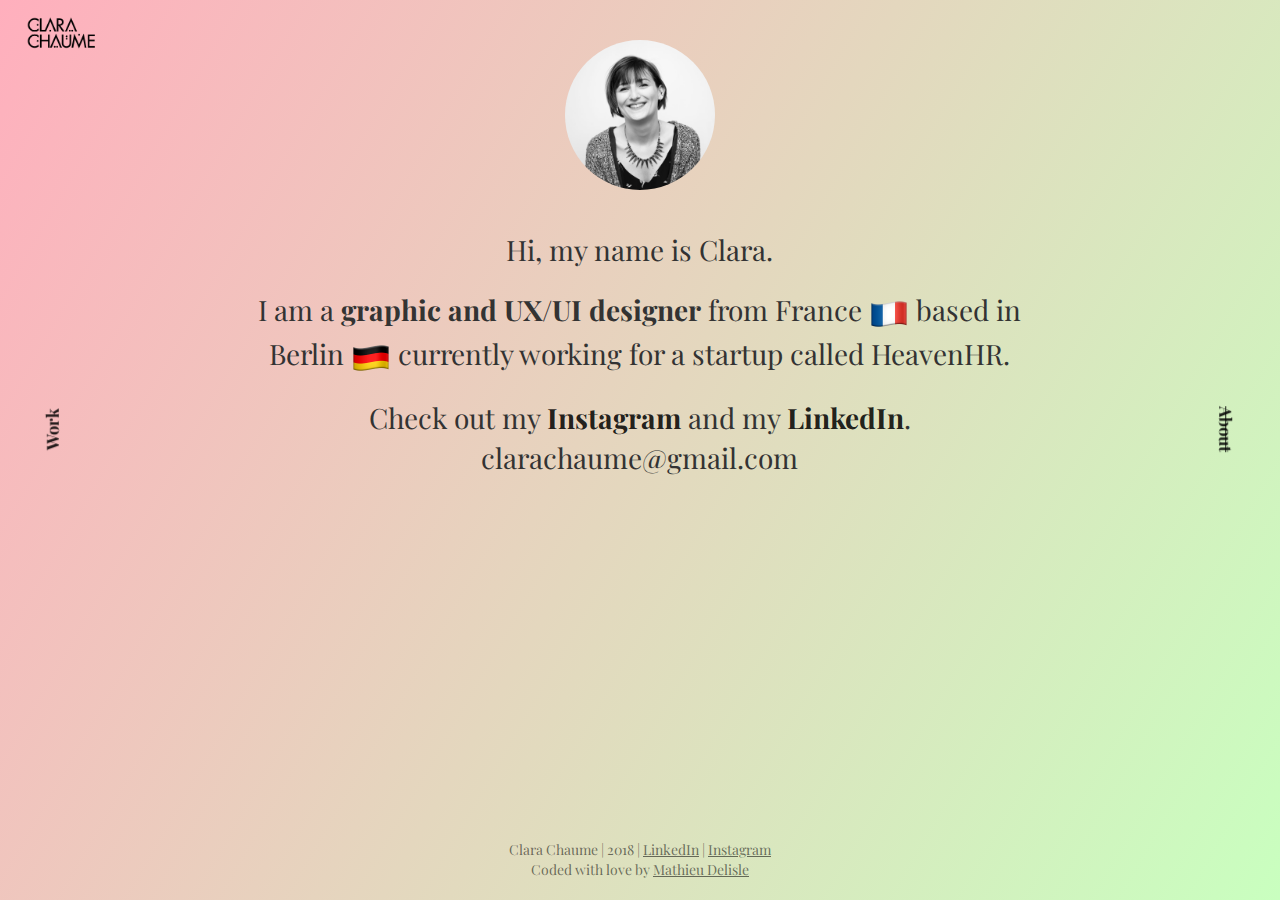
<file: about.html>
<!DOCTYPE html>
<html>
  <head>
    <meta charset="utf-8">
    <meta name="viewport" content="width=device-width, initial-scale=1, maximum-scale=1, user-scalable=0">
    <meta name="description" content="About Clara Chaume - Graphic and UI/UX designer from France, based in Berlin">
    <link href="bootstrap/css/bootstrap.css" rel="stylesheet">
    <link rel="stylesheet" href="style.css">
    <link rel="icon" href="images/favicon.png">
    <link href="https://fonts.googleapis.com/css?family=Open+Sans+Condensed:300,700|Playfair+Display:400,400i,700" rel="stylesheet">
    <title>About me - Graphic and UI/UX designer</title>
  </head>

  <body id="about_bg">
    <div class="container-fluid">
      <a href="index.html#projects_container">
        <div class="visible-lg visible-md work">
          <h2>Work</h2>
        </div>
      </a>
      <a href="about.html">
        <div class="visible-lg visible-md" id="about_active">
          <h2>About</h2>
        </div>
      </a>
      <header>
        <div class="row navbar-fixed-top">
          <div class="hidden-lg hidden-md col-xs-3"><a href="index.html"><img src="images/logo-left-black.png" alt="Clara Chaume Logo" class="left_black_logo"></a></div>
          <div class="hidden-lg hidden-md col-xs-offset-3 col-xs-6" id="menu">
            <ul>
              <a href="index.html#projects_container"><li>Work</li></a>
              <a href="about.html"><li>About</li></a>
            </ul>

          </div>

        </div>
      </header>
      <div class="hidden-sm hidden-xs" id="large_screen_logo"><a href="index.html"><img src="images/logo-left-black.png" alt="Clara Chaume Logo" class="left_black_logo"></a></div>
      <div class="row">
        <div class="hidden-lg hidden-md col-sm-12" id="navbar_hack">

        </div>

      </div>
      <div class="row">
        <div class="col-md-offset-4 col-md-4">
          <img src="images/clara-chaume.jpg" alt="clara chaume graphic designer" class="img-responsive" id="clara_chaume">

        </div>

      </div>
      <div class="row">
        <div class="col-sm-offset-2 col-sm-8" id="about_txt">
          <p>Hi, my name is Clara.</p> <p>
I am a <strong>graphic and UX/UI designer</strong> from France <img src="images/french_flag.png" alt="french flag emoji"> based in Berlin <img src="images/german_flag.png" alt="german flag emoji"> currently working for a startup called HeavenHR.</p>
<p>Check out my <a target="_blank" href="https://www.instagram.com/clarachaume/"><strong>Instagram</strong></a> and my <a target="_blank" href="https://www.linkedin.com/in/clara-chaume/"><strong>LinkedIn</strong></a>.
<br>clarachaume@gmail.com</p>

        </div>

      </div>



      <footer>
        <div class="container-fluid">
            <p>Clara Chaume | 2018 | <a target="_blank" href="https://www.linkedin.com/in/clara-chaume/">LinkedIn</a> | <a target="_blank" href="https://www.instagram.com/clarachaume/">Instagram</a></p>
            <p>Coded with love by <a target="_blank" href="https://www.linkedin.com/in/mathieu-delisle/">Mathieu Delisle</a></p>

        </div>
      </footer>


    </div>

  </body>
</html>
</file>
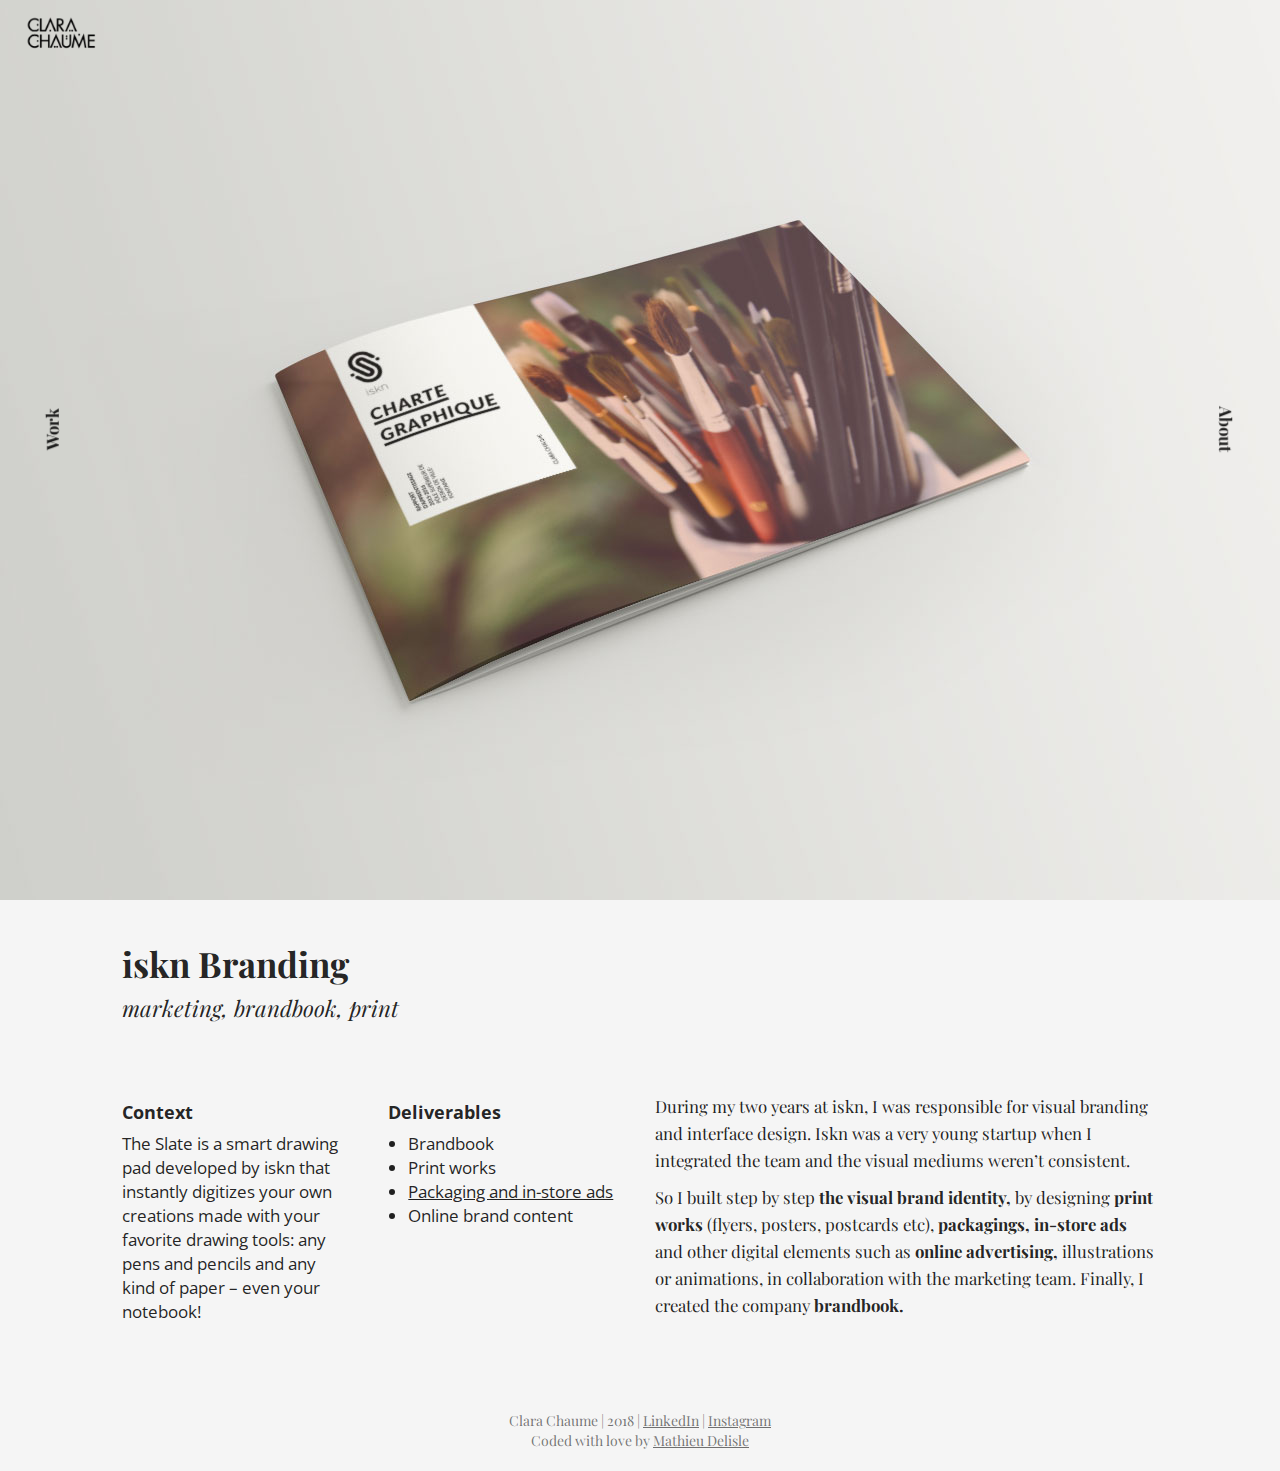
<file: article_branding.html>
<!DOCTYPE html>
<html>
  <head>
    <meta charset="utf-8">
    <meta name="viewport" content="width=device-width, initial-scale=1, maximum-scale=1, user-scalable=0">
    <meta name="description" content="Portfolio from Clara Chaume - Article about the visual brand identity and the brandbook which I designed at iskn">
    <link href="bootstrap/css/bootstrap.css" rel="stylesheet">
    <link rel="stylesheet" href="style.css">
    <link rel="icon" href="images/favicon.png">
    <link href="https://fonts.googleapis.com/css?family=Open+Sans+Condensed:300,700|Playfair+Display:400,400i,700" rel="stylesheet">
    <title>Branding and brandbook for iskn - Clara Chaume</title>
  </head>

  <body>
    <div class="container-fluid">
      <a href="index.html#projects_container">
        <div class="visible-lg visible-md work">
          <h2>Work</h2>
        </div>
      </a>
      <a href="about.html">
        <div class="visible-lg visible-md about">
          <h2>About</h2>
        </div>
      </a>
      <header>
        <div class="row navbar-fixed-top">
          <div class="hidden-lg hidden-md col-xs-3"><a href="index.html"><img src="images/logo-left-black.png" alt="Clara Chaume Logo" class="left_black_logo"></a></div>
          <div class="hidden-lg hidden-md col-xs-offset-3 col-xs-6" id="menu">
            <ul>
              <a href="index.html#projects_container"><li>Work</li></a>
              <a href="about.html"><li>About</li></a>
            </ul>

          </div>

        </div>
      </header>

      <section>
        <div class="hidden-sm hidden-xs" id="large_screen_logo"><a href="index.html"><img src="images/logo-left-black.png" alt="Clara Chaume Logo" class="left_black_logo"></a></div>

        <div class="row">
          <div class="hidden-lg hidden-md col-sm-12" id="navbar_hack">

          </div>

        </div>


        <div class="row">
          <div class="col-lg-12 article_banner_container" id="banner_branding">
            <img src="images/branding_banner.jpg" alt="iskn brandbook" class="img-responsive visible-sm visible-xs" id="banner_img">

          </div>

        </div>
      </section>

      <article>
        <div class="row" id="main_title">
          <div class="col-sm-11 col-sm-offset-1">
            <h1>iskn Branding</h1>
            <h2>marketing, brandbook, print</h2>
          </div>

        </div>
        <div class="row">
          <div class="col-sm-offset-1 col-sm-5">
            <div class="row" id="description_txt">
              <div class="col-sm-6">
                <h4>Context</h4>
                <p>The Slate is a smart drawing pad developed by iskn that instantly digitizes your own creations made with your favorite drawing tools: any pens and pencils and any kind of paper – even your notebook!</p>
              </div>
              <div class="col-sm-6">
                <h4>Deliverables</h4>
                <ul>
                  <li>Brandbook</li>
                  <li>Print works</li>
                  <a href="article_slate_packaging.html" id="branding_link"><li>Packaging and in-store ads</li></a>
                  <li>Online brand content</li>
                </ul>
              </div>

            </div>

          </div>
          <div class="col-sm-5" id="article_paragraph">
            <p>During my two years at iskn, I was responsible for visual branding and interface design.
Iskn was a very young startup when I integrated the team and the visual mediums
weren’t consistent.</strong></p>
            <p>So I built step by step <strong>the visual brand identity,</strong> by designing <strong> print works </strong>(flyers,
posters, postcards etc), <strong>packagings, in-store ads</strong> and other digital elements such as <strong>online
advertising,</strong> illustrations or animations, in collaboration with the marketing team.
Finally, I created the company <strong>brandbook.</strong></p>

          </div>

        </div>

      </article>


      <footer>
        <div class="container-fluid">
            <p>Clara Chaume | 2018 | <a href="https://www.linkedin.com/in/clara-chaume/">LinkedIn</a> | <a href="https://www.instagram.com/clarachaume/">Instagram</a></p>
            <p>Coded with love by <a href="https://www.linkedin.com/in/mathieu-delisle/">Mathieu Delisle</a></p>

        </div>
      </footer>


    </div>

  </body>
</html>
</file>
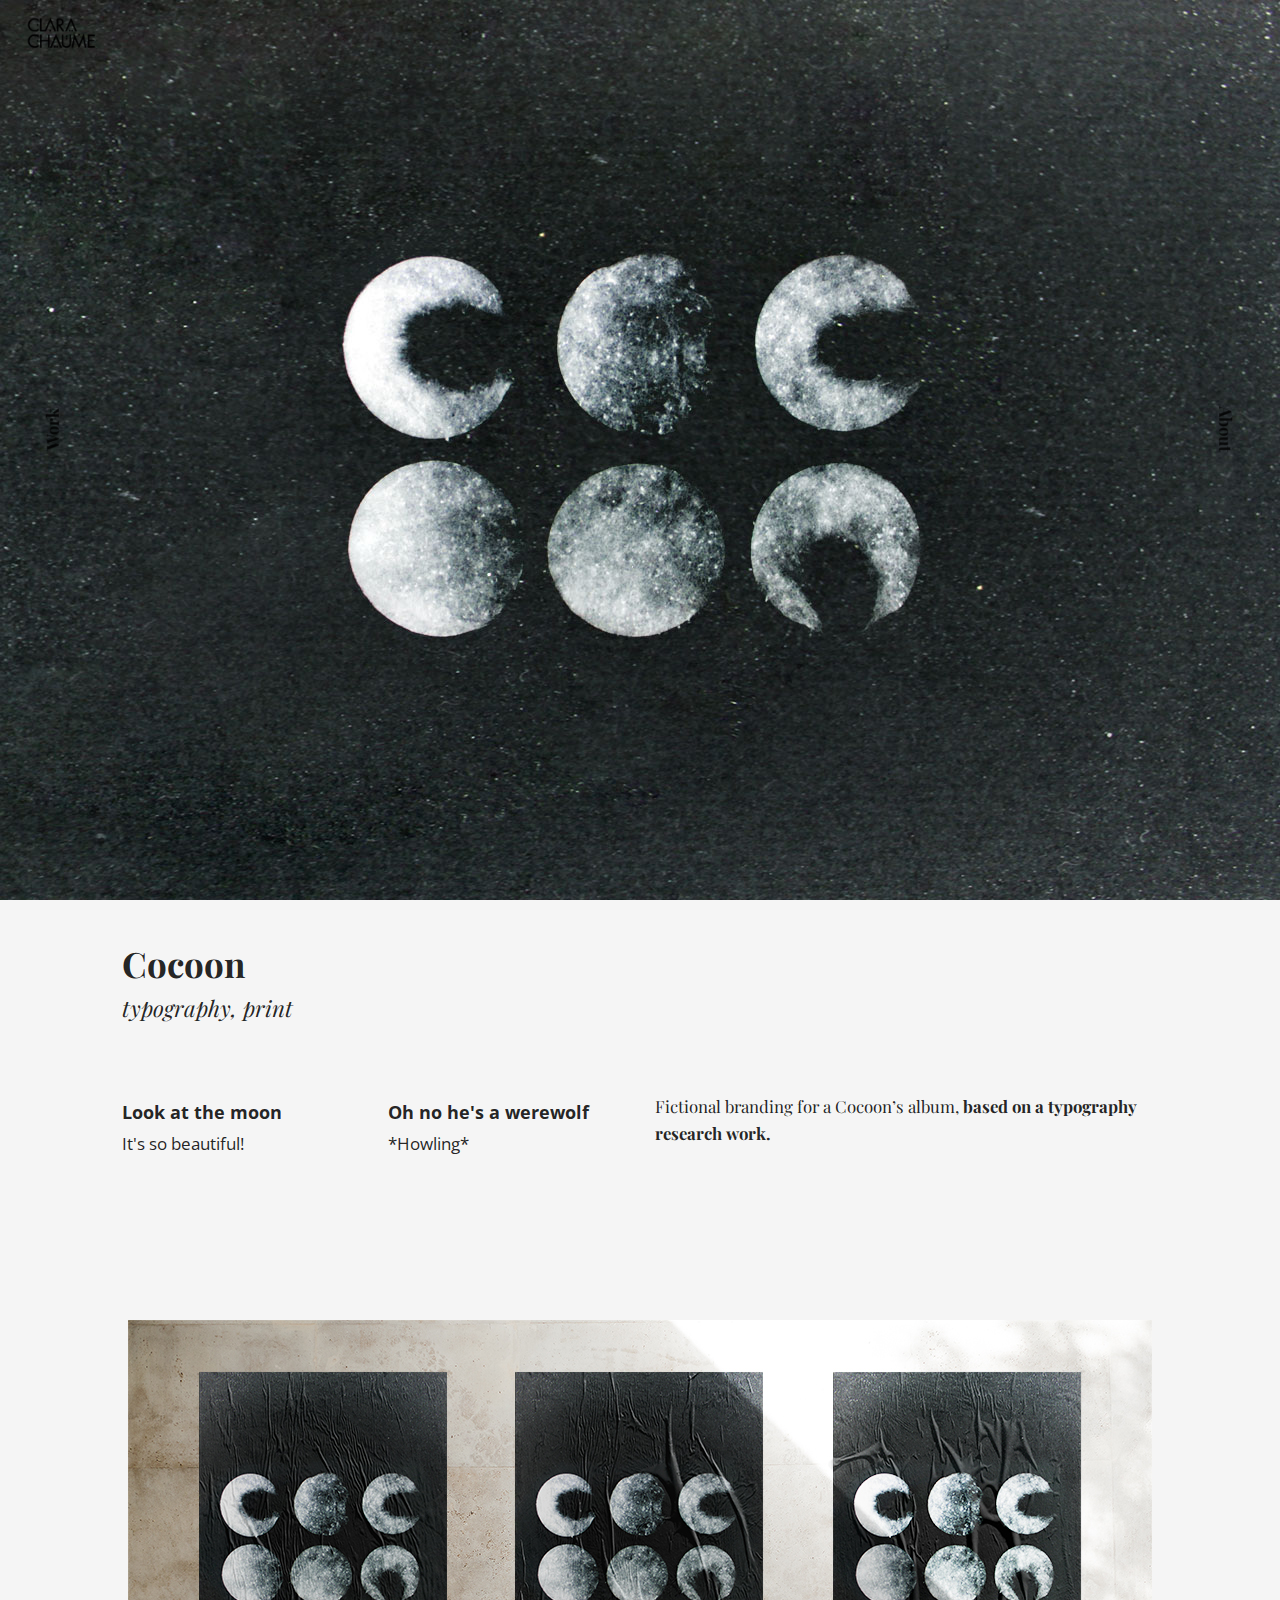
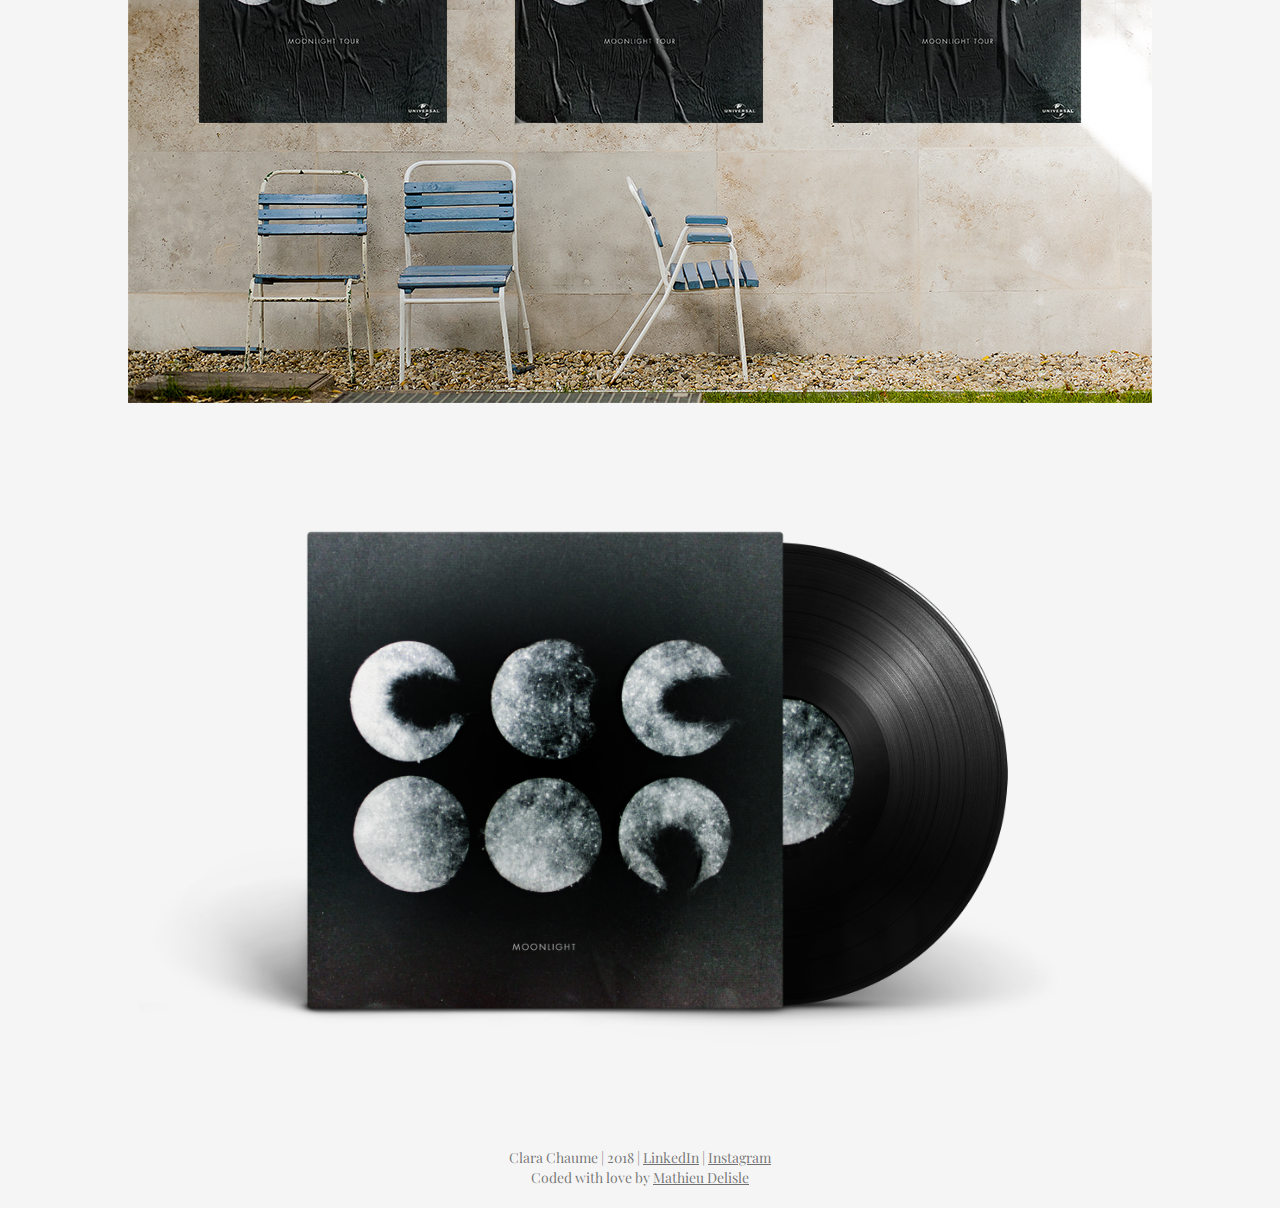
<file: article_cocoon.html>
<!DOCTYPE html>
<html>
  <head>
    <meta charset="utf-8">
    <meta name="viewport" content="width=device-width, initial-scale=1, maximum-scale=1, user-scalable=0">
    <meta name="description" content="Portfolio from Clara Chaume - Set of experiments on typography">
    <link href="bootstrap/css/bootstrap.css" rel="stylesheet">
    <link rel="stylesheet" href="style.css">
    <link rel="icon" href="images/favicon.png">
    <link href="https://fonts.googleapis.com/css?family=Open+Sans+Condensed:300,700|Playfair+Display:400,400i,700" rel="stylesheet">
    <title>Cocoon typography - Clara Chaume</title>
  </head>

  <body>
    <div class="container-fluid">
      <a href="index.html#projects_container">
        <div class="visible-lg visible-md work">
          <h2>Work</h2>
        </div>
      </a>
      <a href="about.html">
        <div class="visible-lg visible-md about">
          <h2>About</h2>
        </div>
      </a>
      <header>
        <div class="row navbar-fixed-top">
          <div class="hidden-lg hidden-md col-xs-3"><a href="index.html"><img src="images/logo-left-black.png" alt="Clara Chaume Logo" class="left_black_logo"></a></div>
          <div class="hidden-lg hidden-md col-xs-offset-3 col-xs-6" id="menu">
            <ul>
              <a href="index.html#projects_container"><li>Work</li></a>
              <a href="about.html"><li>About</li></a>
            </ul>

          </div>

        </div>
      </header>

      <section>
        <div class="hidden-sm hidden-xs" id="large_screen_logo"><a href="index.html"><img src="images/logo-left-black.png" alt="Clara Chaume Logo" class="left_black_logo"></a></div>

        <div class="row">
          <div class="hidden-lg hidden-md col-sm-12" id="navbar_hack">

          </div>

        </div>


        <div class="row">
          <div class="col-lg-12 article_banner_container" id="banner_cocoon">
            <img src="images/cocoon_banner.jpg" alt="cocoon album cover" class="img-responsive visible-sm visible-xs" id="banner_img">

          </div>

        </div>
      </section>

      <article>
        <div class="row" id="main_title">
          <div class="col-sm-11 col-sm-offset-1">
            <h1>Cocoon</h1>
            <h2>typography, print</h2>
          </div>

        </div>
        <div class="row">
          <div class="col-sm-offset-1 col-sm-5">
            <div class="row" id="description_txt">
              <div class="col-sm-6">
                <h4>Look at the moon</h4>
                <p>It's so beautiful!</p>
              </div>
              <div class="col-sm-6">
                <h4>Oh no he's a werewolf</h4>
                <p>*Howling*</p>
              </div>

            </div>

          </div>
          <div class="col-sm-5" id="article_paragraph">
            <p>Fictional branding for a Cocoon’s album, <strong>based on a typography research work.</strong></p>

          </div>

        </div>

      </article>

      <section id="article-img">
        <div class="row">
          <div class="col-sm-offset-1 col-sm-10">
            <img src="images/cocoon-poster.jpg" alt="mockup of cocoon posters for the album release" class="img-responsive">
          </div>
        </div>

        <div class="row">
          <div class="col-sm-offset-1 col-sm-10">
            <img src="images/cocoon-album.jpg" alt="mockup of the cocoon album" class="img-responsive">
          </div>
        </div>

      </section>


      <footer>
        <div class="container-fluid">
            <p>Clara Chaume | 2018 | <a href="https://www.linkedin.com/in/clara-chaume/">LinkedIn</a> | <a href="https://www.instagram.com/clarachaume/">Instagram</a></p>
            <p>Coded with love by <a href="https://www.linkedin.com/in/mathieu-delisle/">Mathieu Delisle</a></p>

        </div>
      </footer>


    </div>

  </body>
</html>
</file>
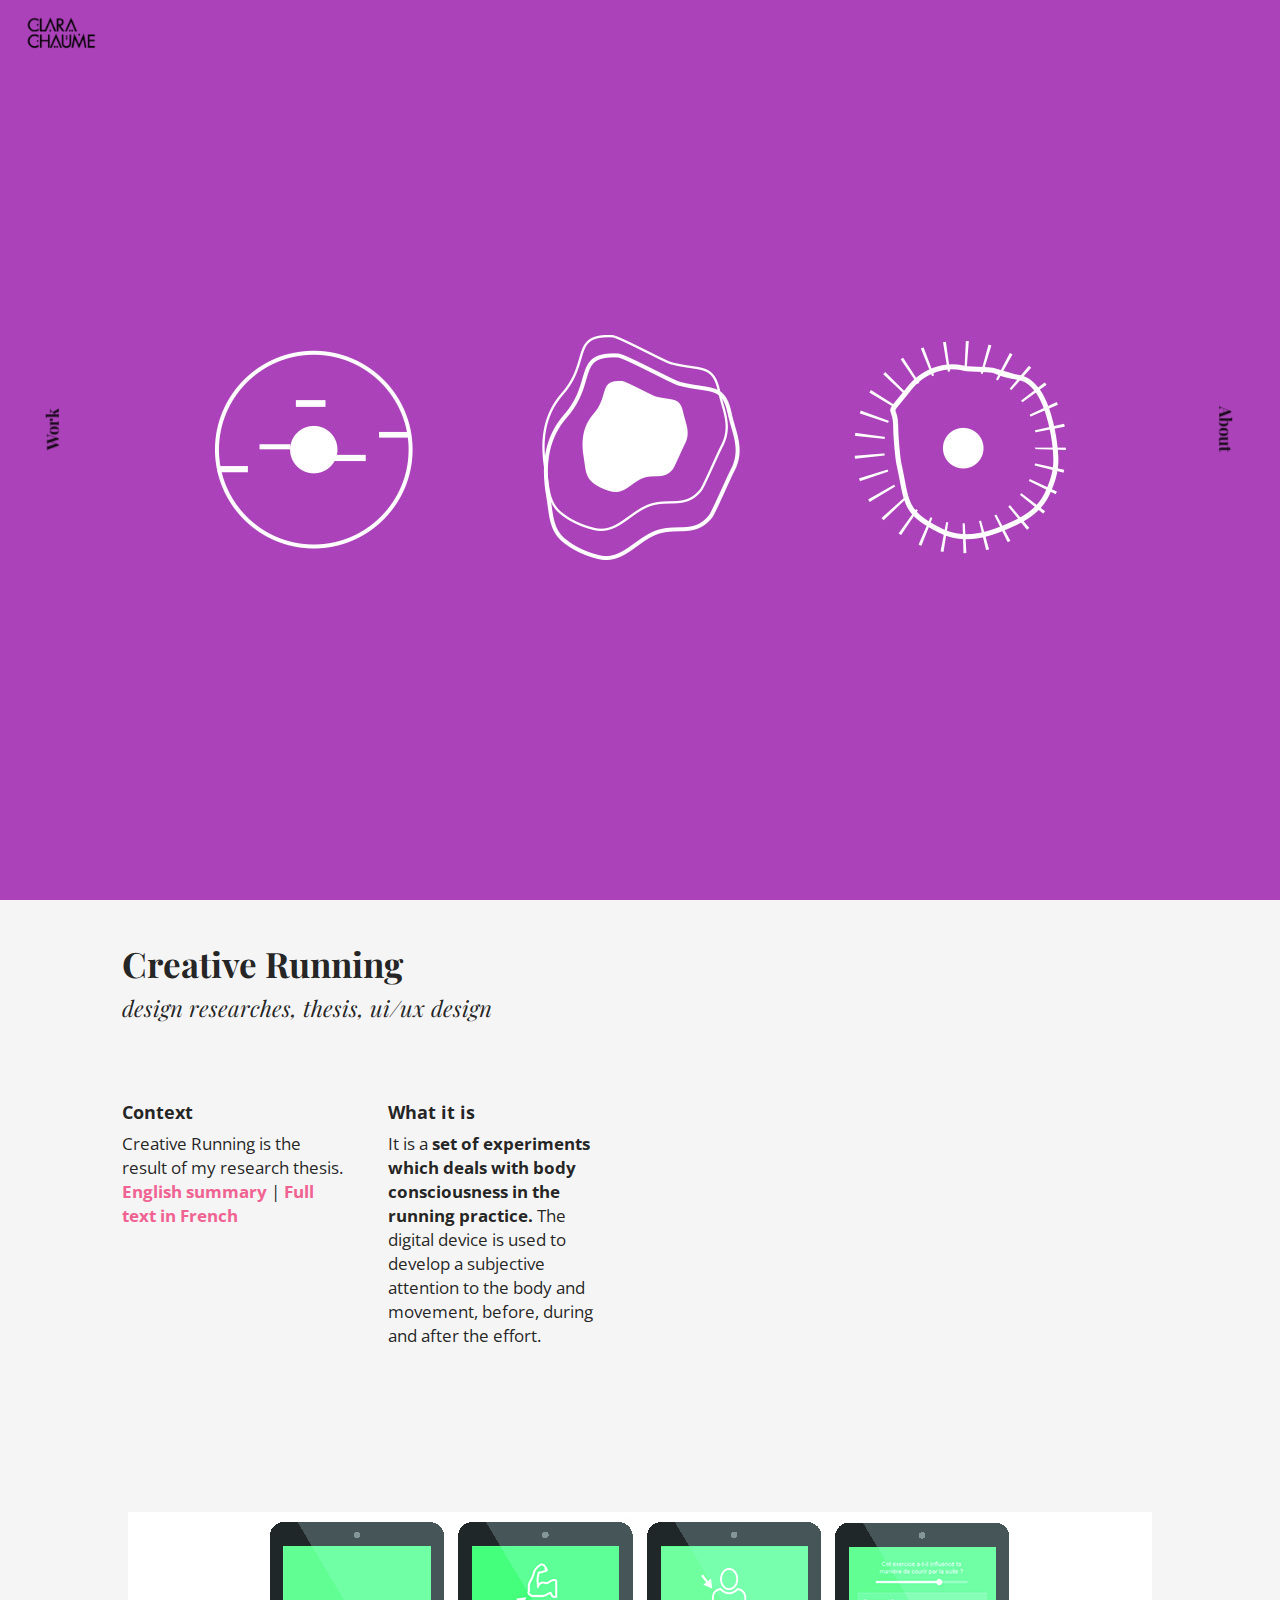
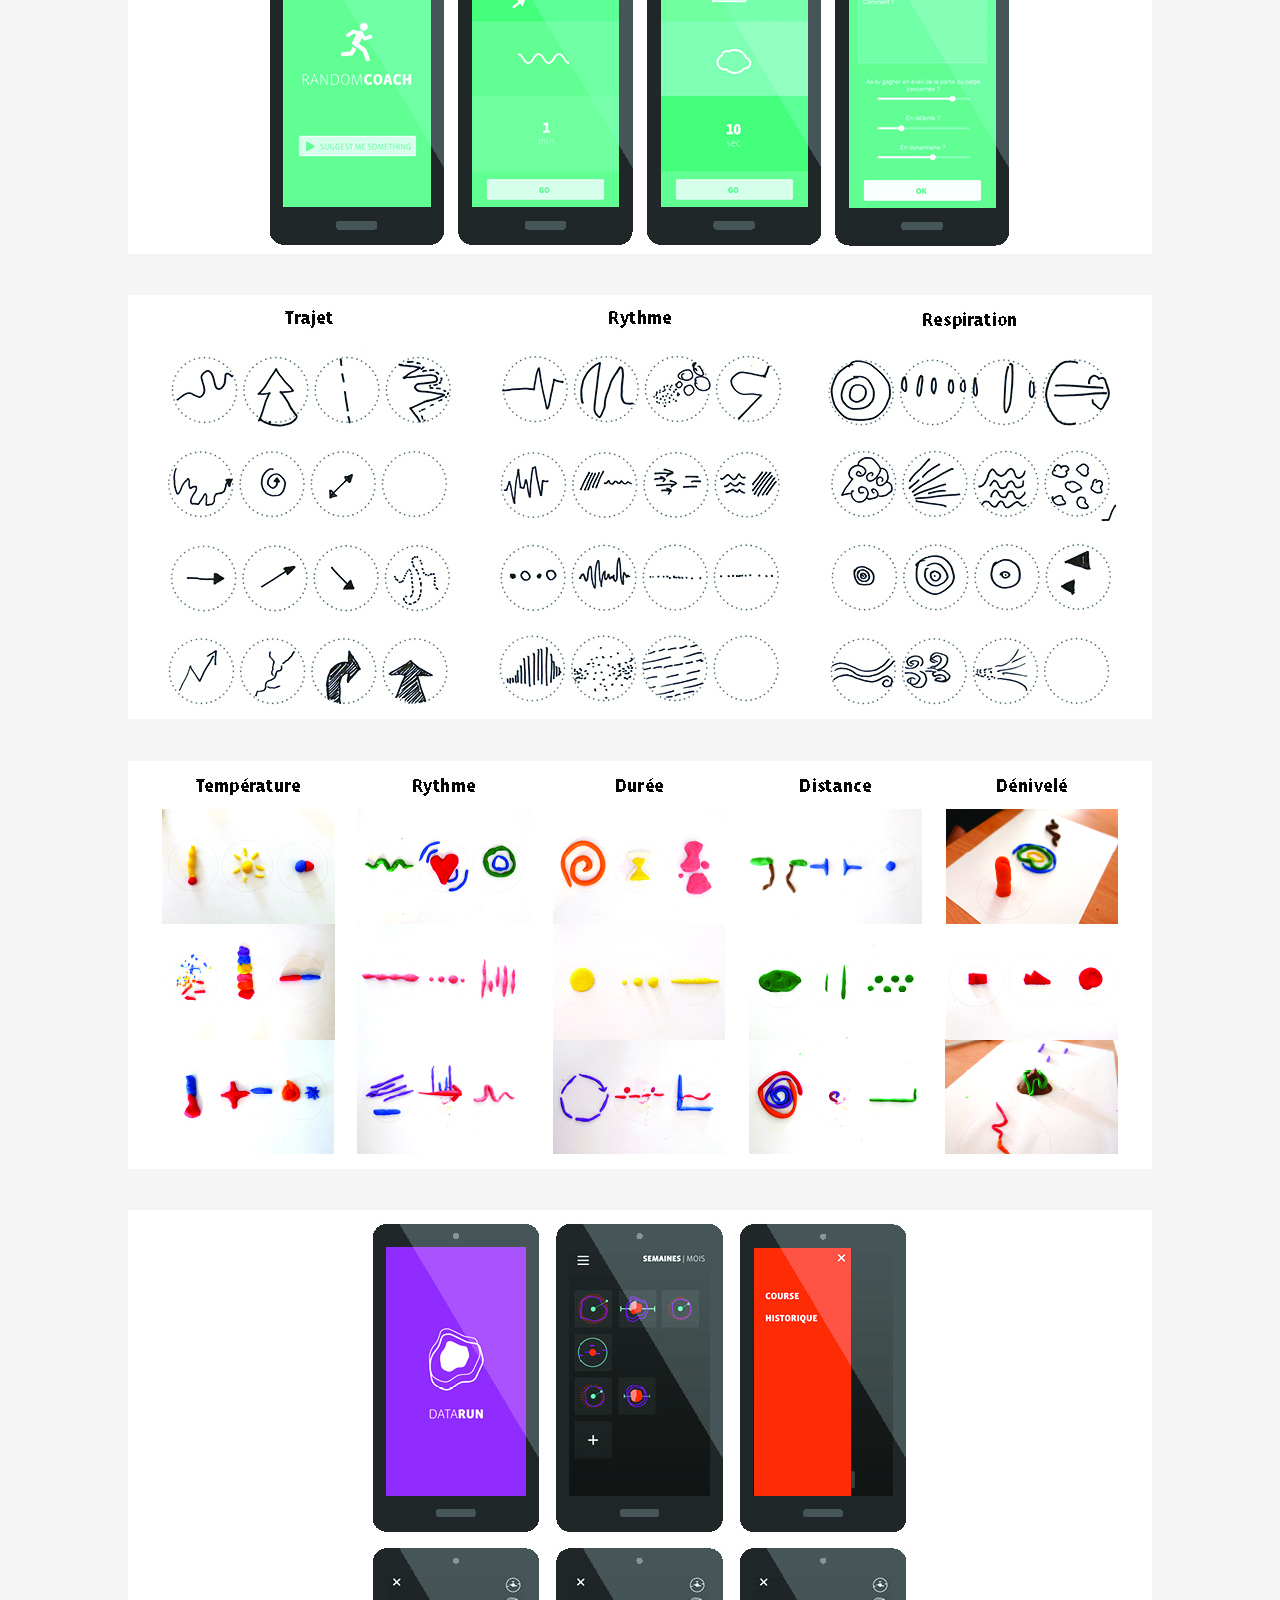
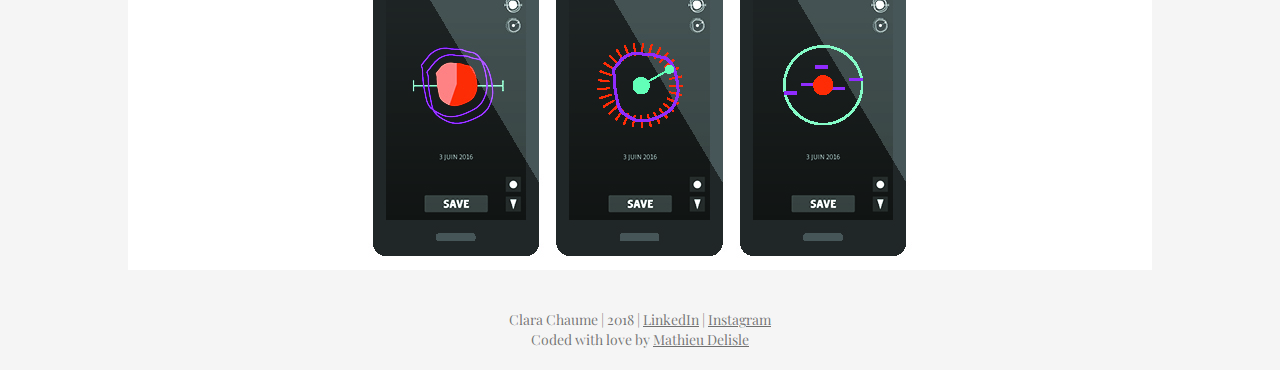
<file: article_creativerunning.html>
<!DOCTYPE html>
<html>
  <head>
    <meta charset="utf-8">
    <meta name="viewport" content="width=device-width, initial-scale=1, maximum-scale=1, user-scalable=0">
    <meta name="description" content="Portfolio from Clara Chaume - Creative Running is the result of my research thesis. Creative Running is an app which is the result of a set of experiments on body consciousness in the running practice">
    <link href="bootstrap/css/bootstrap.css" rel="stylesheet">
    <link rel="stylesheet" href="style.css">
    <link rel="icon" href="images/favicon.png">
    <link href="https://fonts.googleapis.com/css?family=Open+Sans+Condensed:300,700|Playfair+Display:400,400i,700" rel="stylesheet">
    <title>Creative Running app - Clara Chaume</title>
  </head>

  <body>
    <div class="container-fluid">
      <a href="index.html#projects_container">
        <div class="visible-lg visible-md work">
          <h2>Work</h2>
        </div>
      </a>
      <a href="about.html">
        <div class="visible-lg visible-md about">
          <h2>About</h2>
        </div>
      </a>
      <header>
        <div class="row navbar-fixed-top">
          <div class="hidden-lg hidden-md col-xs-3"><a href="index.html"><img src="images/logo-left-black.png" alt="Clara Chaume Logo" class="left_black_logo"></a></div>
          <div class="hidden-lg hidden-md col-xs-offset-3 col-xs-6" id="menu">
            <ul>
              <a href="index.html#projects_container"><li>Work</li></a>
              <a href="about.html"><li>About</li></a>
            </ul>

          </div>

        </div>
      </header>

      <section>
        <div class="hidden-sm hidden-xs" id="large_screen_logo"><a href="index.html"><img src="images/logo-left-black.png" alt="Clara Chaume Logo" class="left_black_logo"></a></div>
        <div class="row">
          <div class="hidden-lg hidden-md col-sm-12" id="navbar_hack">

          </div>

        </div>


        <div class="row">
          <div class="col-lg-12 article_banner_container" id="banner_creative_running">
            <img src="images/bcreative_running_banner.jpg" alt="Icons of the creative running app" class="img-responsive visible-sm visible-xs" id="banner_img">

          </div>

        </div>
      </section>

      <article>
        <div class="row" id="main_title">
          <div class="col-sm-11 col-sm-offset-1">
            <h1>Creative Running</h1>
            <h2>design researches, thesis, ui/ux design</h2>
          </div>

        </div>
        <div class="row">
          <div class="col-sm-offset-1 col-sm-5">
            <div class="row" id="description_txt">
              <div class="col-sm-6">
                <h4>Context</h4>
                <p>Creative Running is the result of my research thesis.<br> <a target="_blank" href="https://issuu.com/clarachaume/docs/clara-chaume_programmed-bodies">English summary </a>| <a target="_blank" href="https://issuu.com/clarachaume/docs/memoire_pageapage">Full text in French</a></p>
              </div>
              <div class="col-sm-6">
                <h4>What it is</h4>
                <p>It is a <strong>set of experiments which deals with body consciousness in the running practice.</strong> The digital device is used to develop a subjective attention to the body and movement, before, during and after the effort.</p>
              </div>

            </div>

          </div>
          <div class="col-sm-5" id="article_paragraph">
            <p></p>


          </div>

        </div>

      </article>

      <section id="article-img">
        <div class="row">
          <div class="col-sm-offset-1 col-sm-10">
            <img src="images/random-coach-app.jpg" alt="screens for the random coach feature" class="img-responsive">
          </div>
        </div>

        <div class="row">
          <div class="col-sm-offset-1 col-sm-10">
            <img src="images/data-run-features-2.jpg" alt="representation of the different aspects of running with pictograms" class="img-responsive">
          </div>
        </div>

        <div class="row">
          <div class="col-sm-offset-1 col-sm-10">
            <img src="images/data-run-features-1.jpg" alt="representation of the different aspects of running with modeling clay" class="img-responsive">
          </div>
        </div>

        <div class="row">
          <div class="col-sm-offset-1 col-sm-10">
            <img src="images/data-run-app.jpg" alt="screens for the data run feature" class="img-responsive">
          </div>
        </div>

      </section>

      <footer>
        <div class="container-fluid">
            <p>Clara Chaume | 2018 | <a href="https://www.linkedin.com/in/clara-chaume/">LinkedIn</a> | <a href="https://www.instagram.com/clarachaume/">Instagram</a></p>
            <p>Coded with love by <a href="https://www.linkedin.com/in/mathieu-delisle/">Mathieu Delisle</a></p>

        </div>
      </footer>


    </div>

  </body>
</html>
</file>
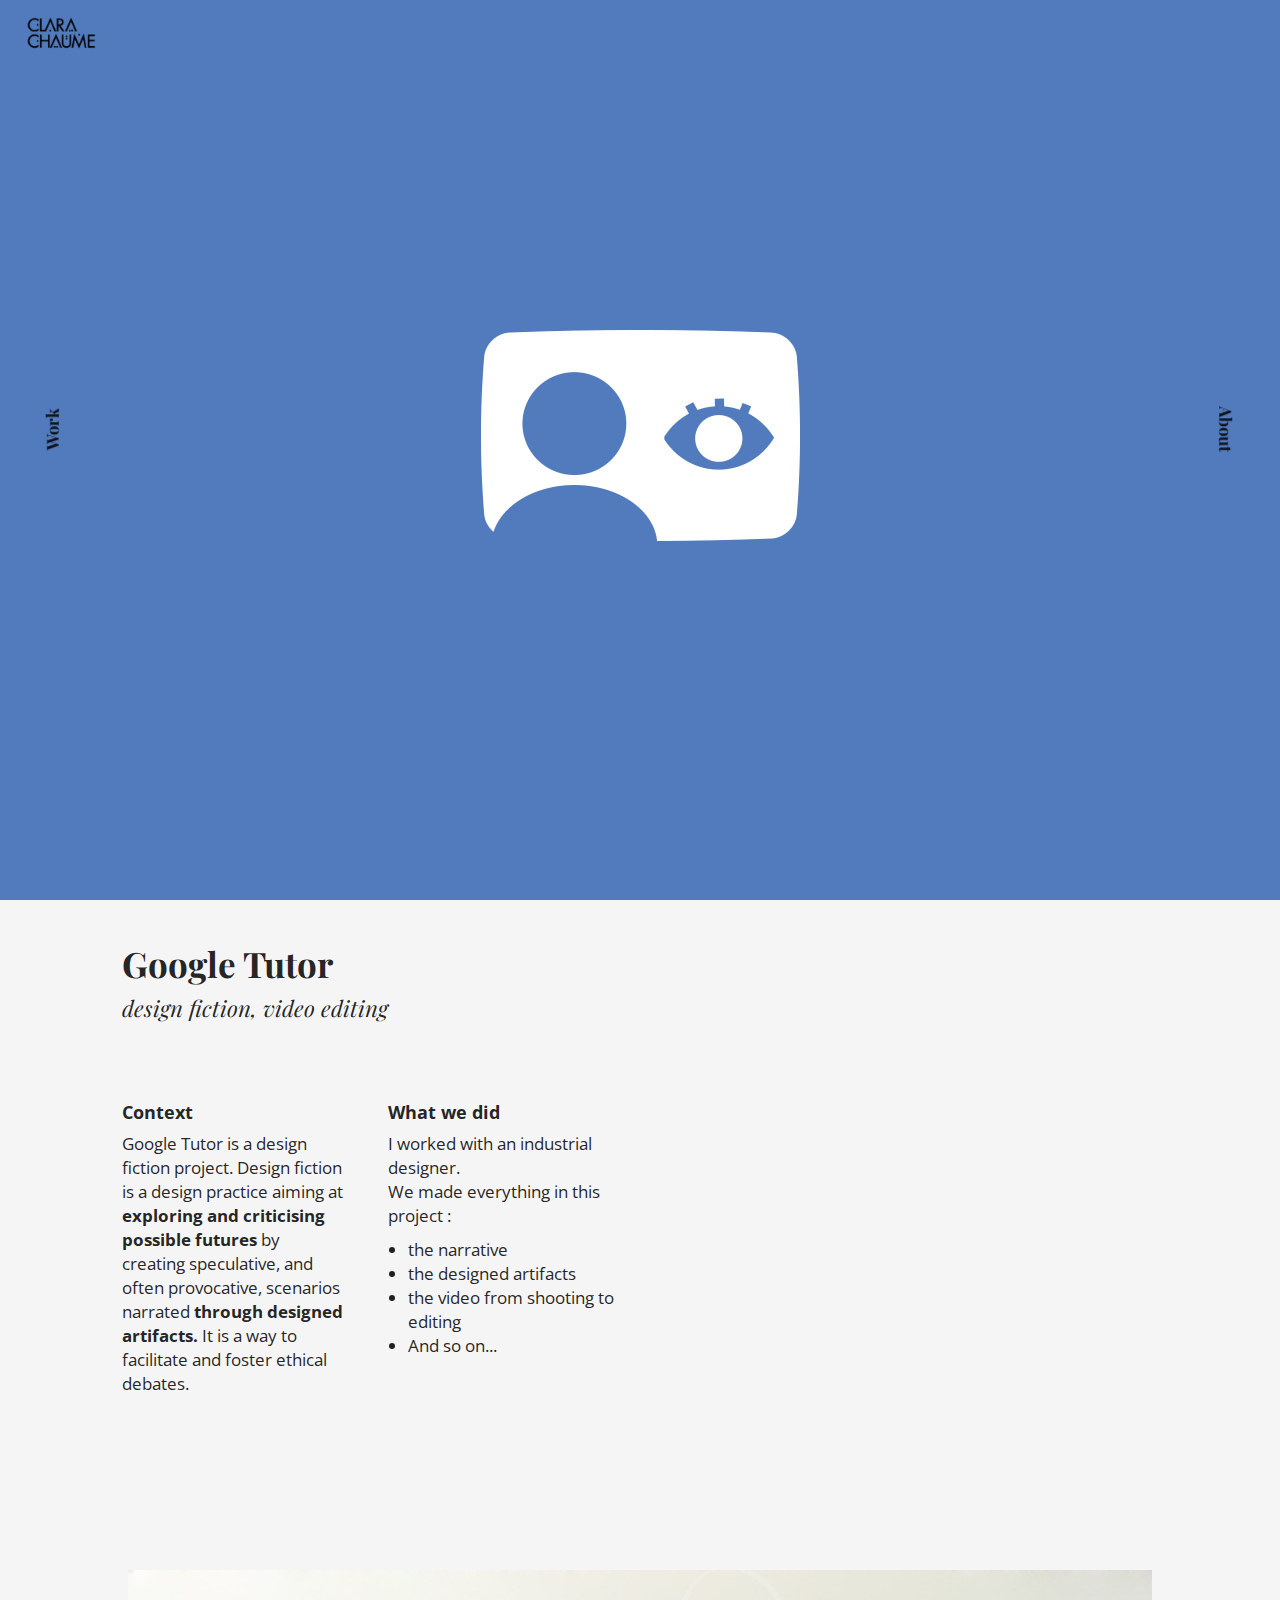
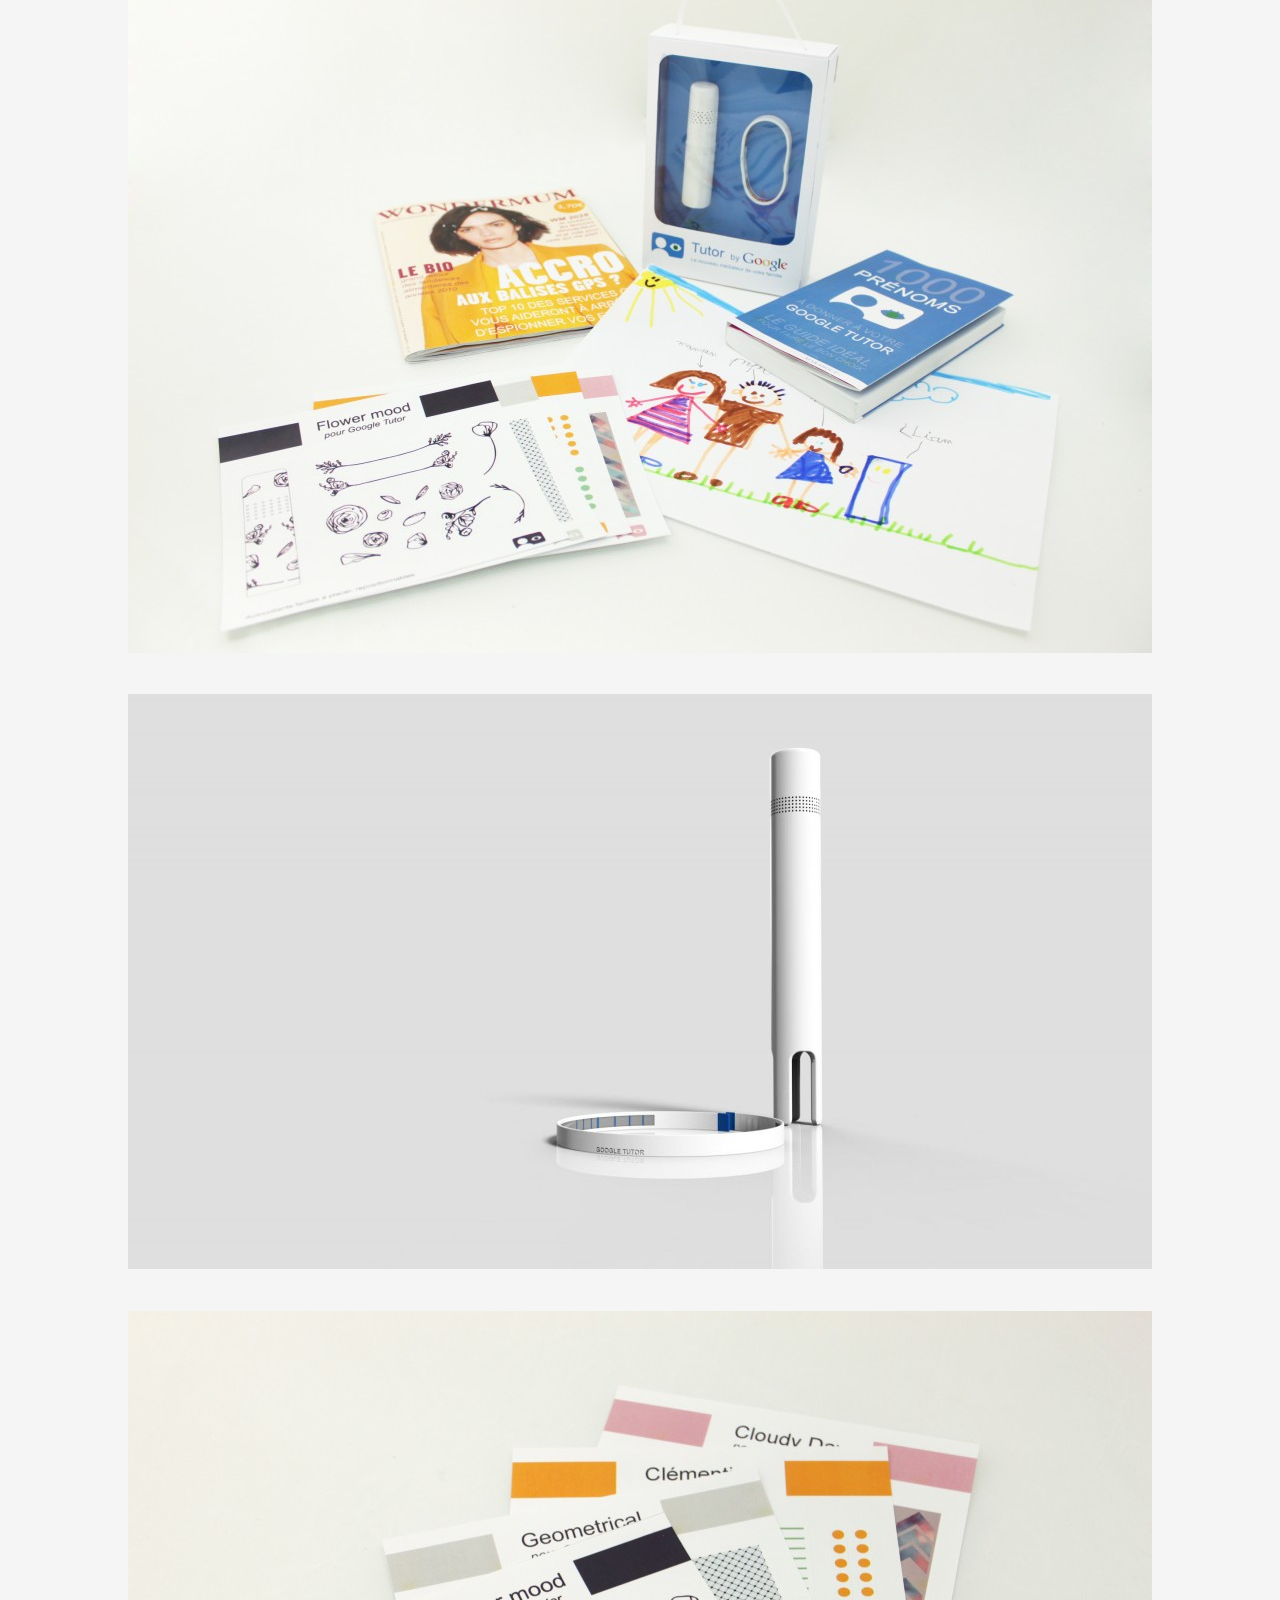
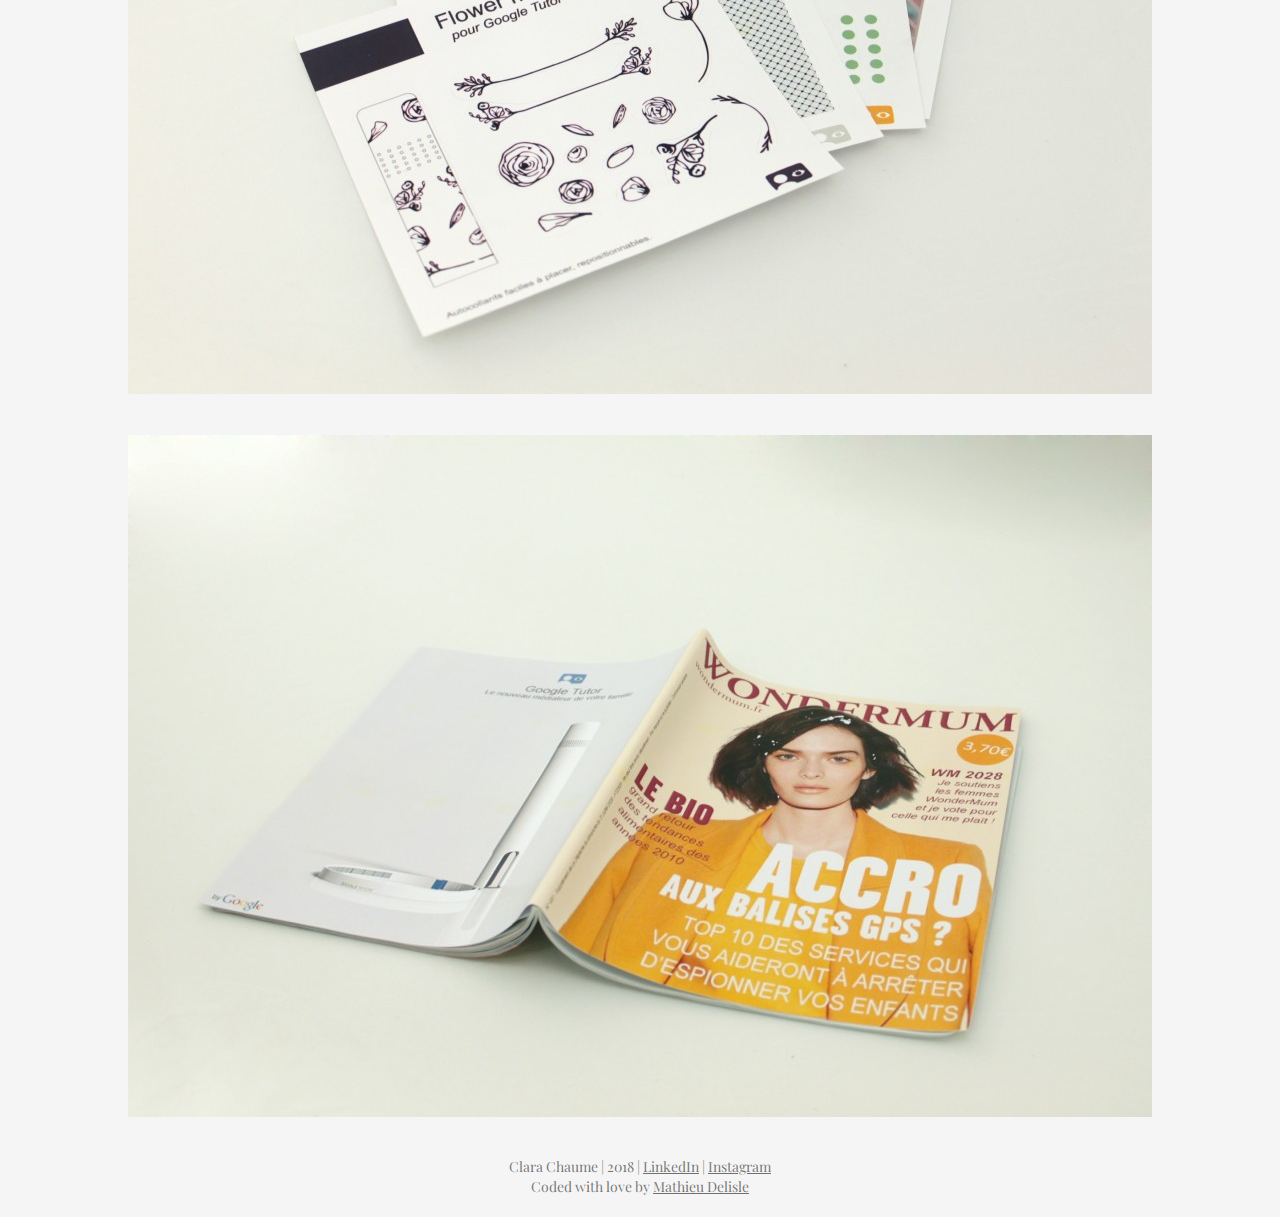
<file: article_google_tutor.html>
<!DOCTYPE html>
<html>
  <head>
    <meta charset="utf-8">
    <meta name="viewport" content="width=device-width, initial-scale=1, maximum-scale=1, user-scalable=0">
    <meta name="description" content="Portfolio from Clara Chaume - Design fiction project about Google. I worked with an industrial designer. We made everything in this project:
the narrative, the designed artifacts, the video from shooting to editing, etc.">
    <link href="bootstrap/css/bootstrap.css" rel="stylesheet">
    <link rel="stylesheet" href="style.css">
    <link rel="icon" href="images/favicon.png">
    <link href="https://fonts.googleapis.com/css?family=Open+Sans+Condensed:300,700|Playfair+Display:400,400i,700" rel="stylesheet">
    <title>Google Tutor design fiction - Clara Chaume</title>
  </head>

  <body>
    <div class="container-fluid">
      <a href="index.html#projects_container">
        <div class="visible-lg visible-md work">
          <h2>Work</h2>
        </div>
      </a>
      <a href="about.html">
        <div class="visible-lg visible-md about">
          <h2>About</h2>
        </div>
      </a>
      <header>
        <div class="row navbar-fixed-top">
          <div class="hidden-lg hidden-md col-xs-3"><a href="index.html"><img src="images/logo-left-black.png" alt="Clara Chaume Logo" class="left_black_logo"></a></div>
          <div class="hidden-lg hidden-md col-xs-offset-3 col-xs-6" id="menu">
            <ul>
              <a href="index.html#projects_container"><li>Work</li></a>
              <a href="about.html"><li>About</li></a>
            </ul>

          </div>

        </div>
      </header>

      <section>
        <div class="hidden-sm hidden-xs" id="large_screen_logo"><a href="index.html"><img src="images/logo-left-black.png" alt="Clara Chaume Logo" class="left_black_logo"></a></div>

        <div class="row">
          <div class="hidden-lg hidden-md col-sm-12" id="navbar_hack">

          </div>

        </div>


        <div class="row">
          <div class="col-lg-12 article_banner_container" id="banner_google_tutor">
            <img src="images/google_tutor_banner.jpg" alt="Google Tutor logo" class="img-responsive visible-sm visible-xs" id="banner_img">

          </div>

        </div>
      </section>

      <article>
        <div class="row" id="main_title">
          <div class="col-sm-11 col-sm-offset-1">
            <h1>Google Tutor</h1>
            <h2>design fiction, video editing</h2>
          </div>

        </div>
        <div class="row">
          <div class="col-sm-offset-1 col-sm-5">
            <div class="row" id="description_txt">
              <div class="col-sm-6">
                <h4>Context</h4>
                <p>Google Tutor is a design fiction project. Design fiction is a design practice
                aiming at <strong>exploring and criticising possible futures</strong> by creating speculative,
                and often provocative, scenarios narrated <strong>through designed artifacts.</strong> It is
                a way to facilitate and foster ethical debates.</p>
              </div>
              <div class="col-sm-6">
                <h4>What we did</h4>
                <p style="margin-bottom: 10px; padding-bottom: 0px;">I worked with an industrial designer. <br> We made everything in this project : </p>
                <ul style="margin-top: 0px; padding-top: 0px;">
                  <li>the narrative</li>
                  <li>the designed artifacts</li>
                  <li>the video from shooting to editing</li>
                  <li>And so on...</li>
                </ul>

            </div>

          </div>
          <div class="col-sm-5" id="article_paragraph">
            <p></p>
          </div>
        </div>

      </article>
      <section id="article-img">
        <div class="row">
          <div class="col-sm-offset-1 col-sm-10">
            <img src="images/panoplie-google.jpg" alt="All the Google Tutor devices" class="img-responsive">
          </div>
        </div>

        <div class="row">
          <div class="col-sm-offset-1 col-sm-10">
            <img src="images/google-tutor.jpg" alt="Google tutor device modelisation" class="img-responsive">
          </div>
        </div>

        <div class="row">
          <div class="col-sm-offset-1 col-sm-10">
            <img src="images/stickers-google.jpg" alt="Google tutor stickers" class="img-responsive">
          </div>
        </div>

        <div class="row">
          <div class="col-sm-offset-1 col-sm-10">
            <img src="images/magazine-google.jpg" alt="Google tutor magazine" class="img-responsive">
          </div>
        </div>

      </section>


      <footer>
        <div class="container-fluid">
            <p>Clara Chaume | 2018 | <a href="https://www.linkedin.com/in/clara-chaume/">LinkedIn</a> | <a href="https://www.instagram.com/clarachaume/">Instagram</a></p>
            <p>Coded with love by <a href="https://www.linkedin.com/in/mathieu-delisle/">Mathieu Delisle</a></p>

        </div>
      </footer>


    </div>

  </body>
</html>
</file>
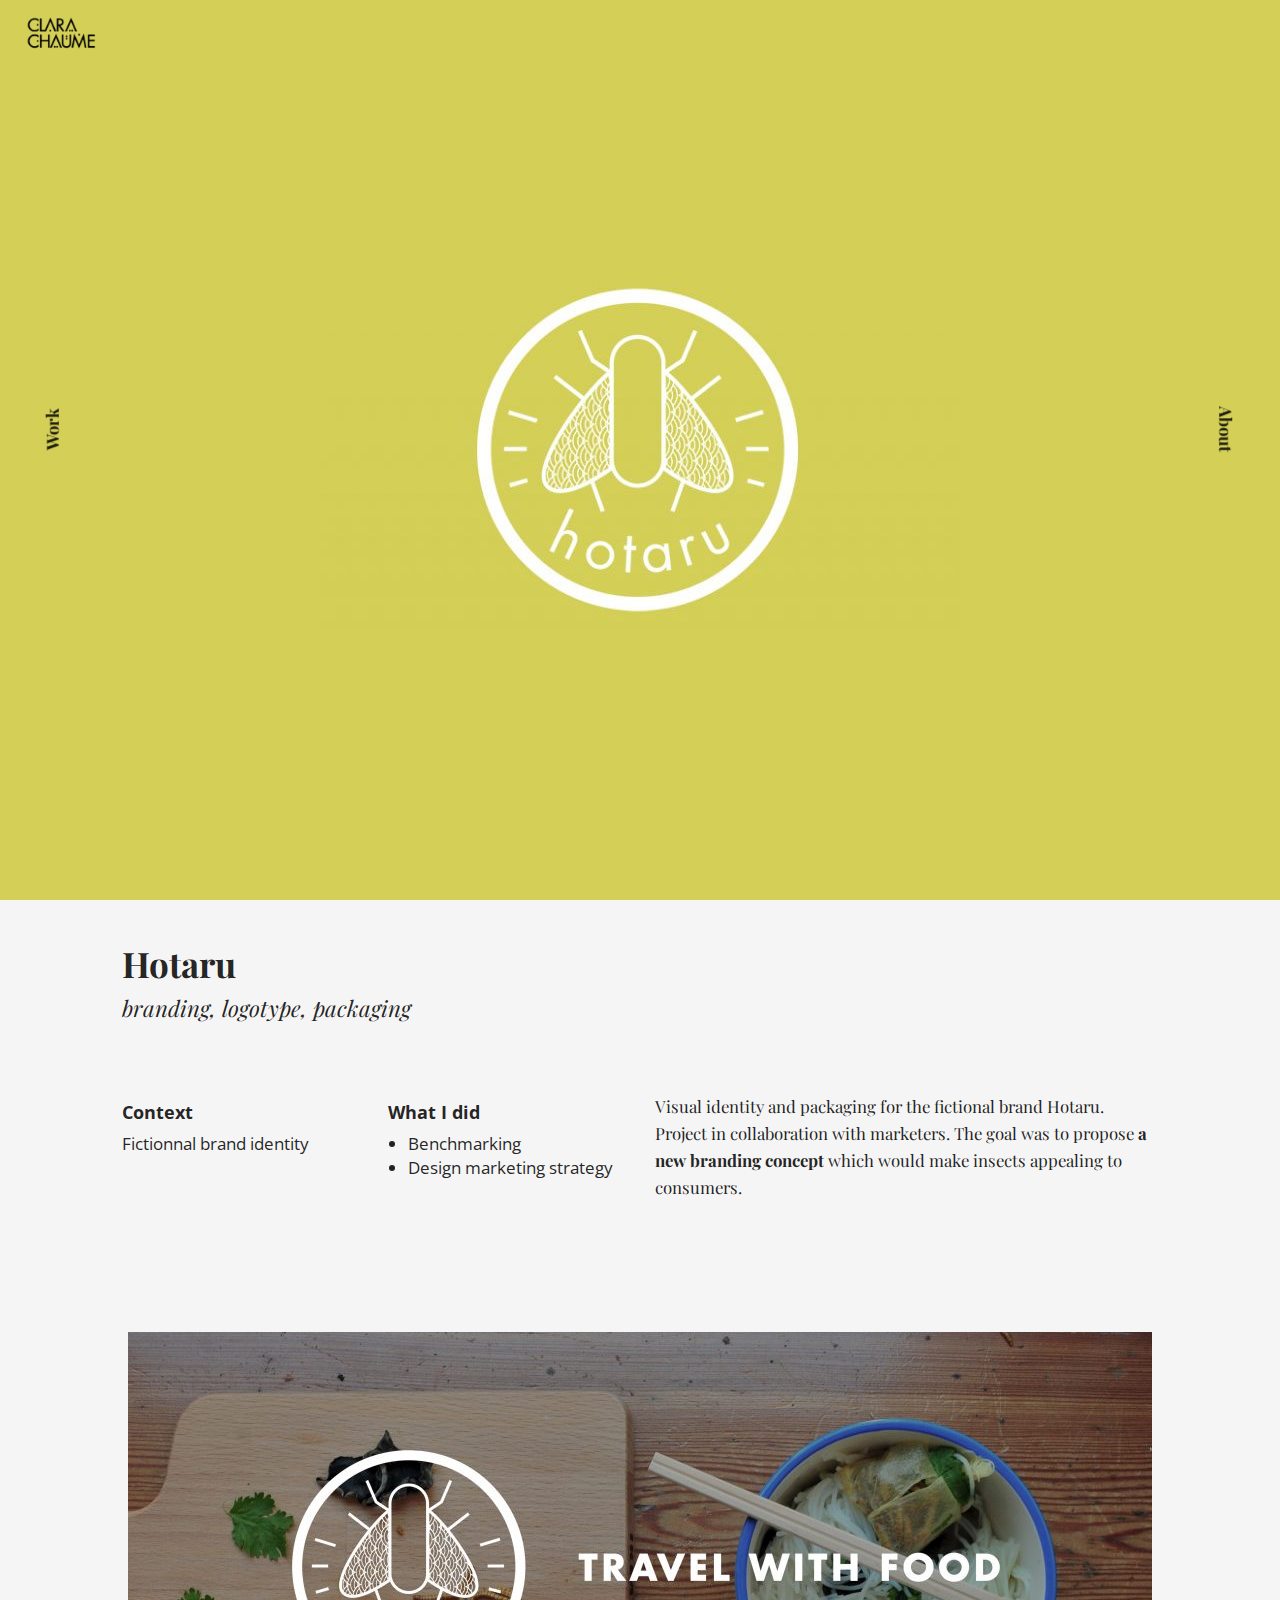
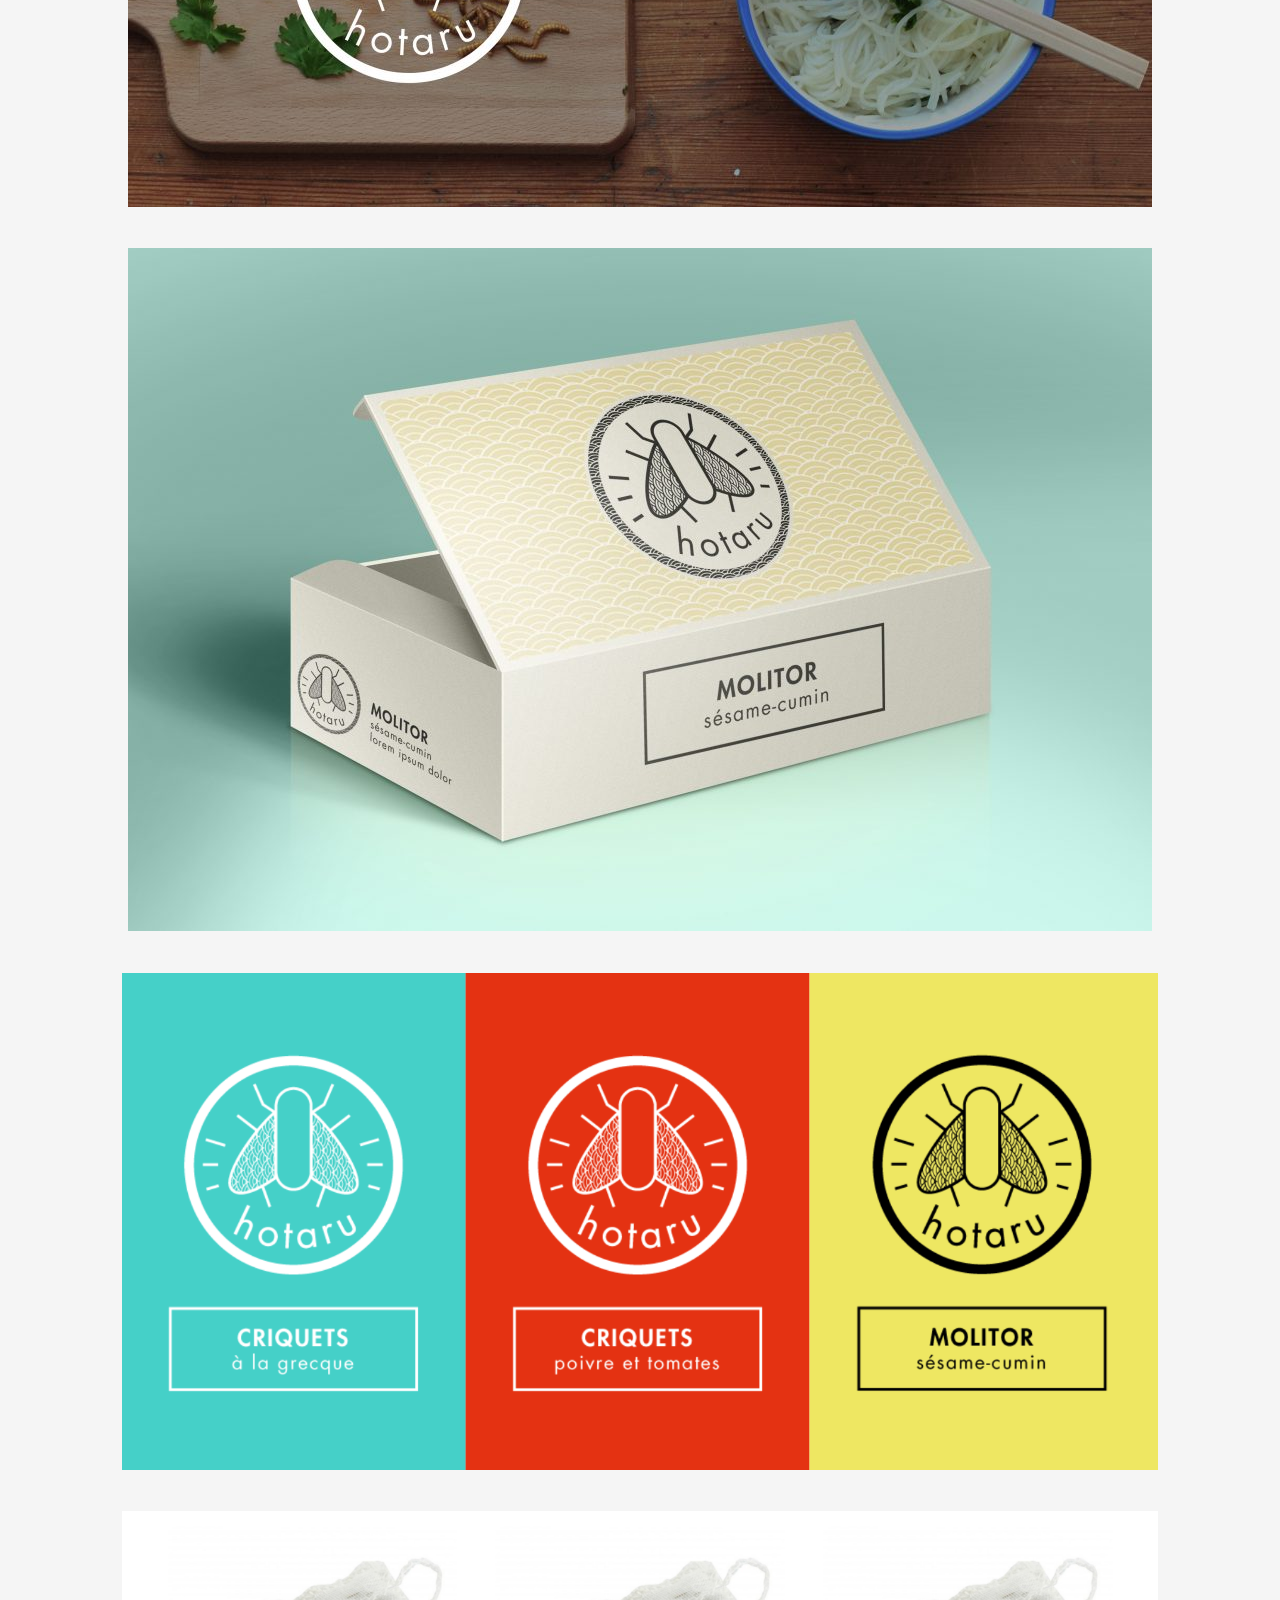
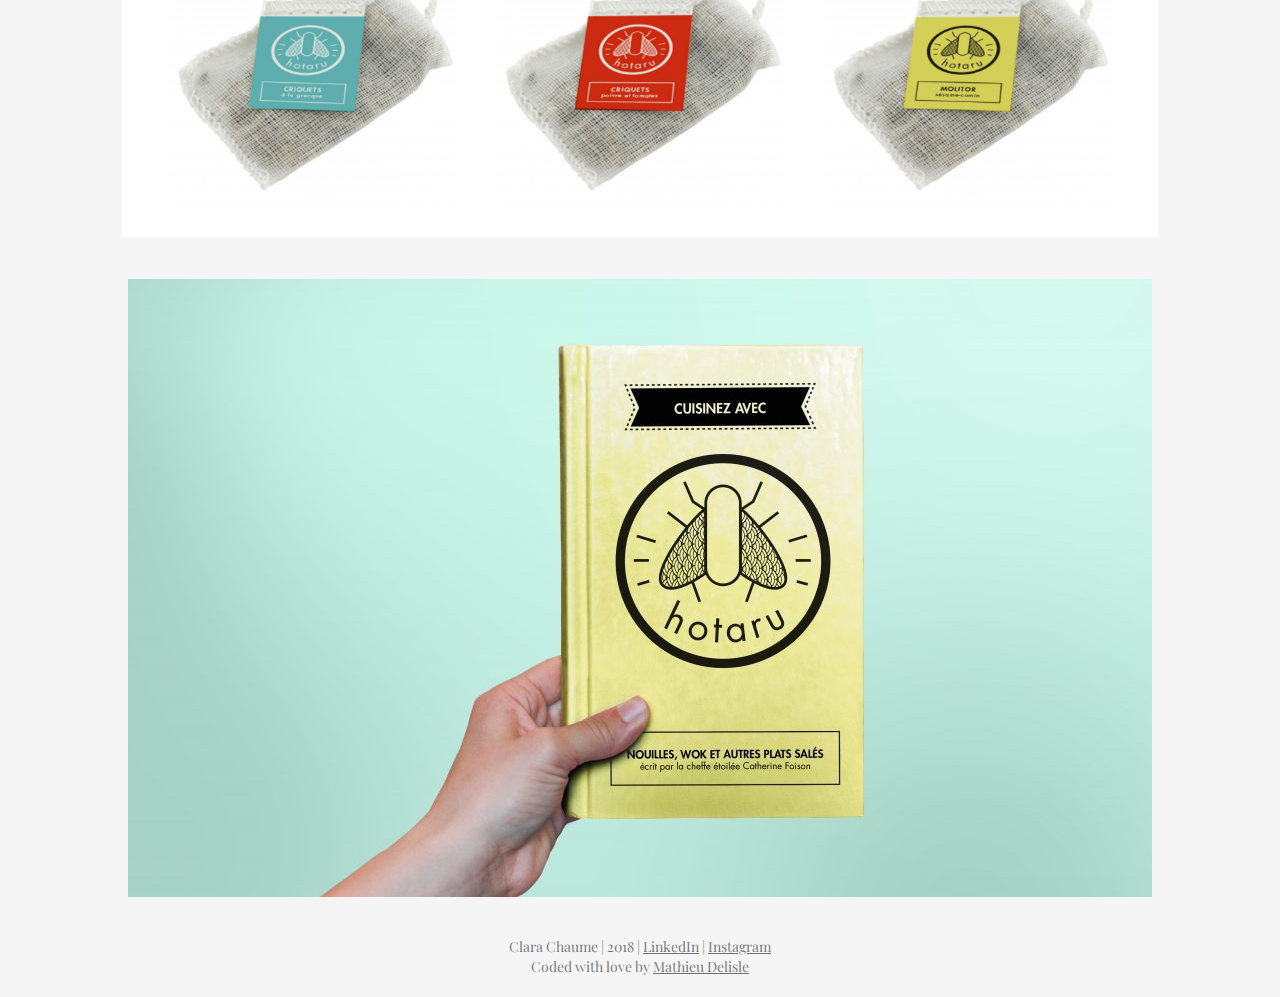
<file: article_hotaru.html>
<!DOCTYPE html>
<html>
  <head>
    <meta charset="utf-8">
    <meta name="viewport" content="width=device-width, initial-scale=1, maximum-scale=1, user-scalable=0">
    <meta name="description" content="Portfolio from Clara Chaume - New branding concept, including logotypes, in order to make eating insects appealing to the consumer">
    <link href="bootstrap/css/bootstrap.css" rel="stylesheet">
    <link rel="stylesheet" href="style.css">
    <link rel="icon" href="images/favicon.png">
    <link href="https://fonts.googleapis.com/css?family=Open+Sans+Condensed:300,700|Playfair+Display:400,400i,700" rel="stylesheet">
    <title>Hotaru insects branding - Clara Chaume</title>
  </head>

  <body>
    <div class="container-fluid">
      <a href="index.html#projects_container">
        <div class="visible-lg visible-md work">
          <h2>Work</h2>
        </div>
      </a>
      <a href="about.html">
        <div class="visible-lg visible-md about">
          <h2>About</h2>
        </div>
      </a>
      <header>
        <div class="row navbar-fixed-top">
          <div class="hidden-lg hidden-md col-xs-3"><a href="index.html"><img src="images/logo-left-black.png" alt="Clara Chaume Logo" class="left_black_logo"></a></div>
          <div class="hidden-lg hidden-md col-xs-offset-3 col-xs-6" id="menu">
            <ul>
              <a href="index.html#projects_container"><li>Work</li></a>
              <a href="about.html"><li>About</li></a>
            </ul>

          </div>

        </div>
      </header>

      <section>
        <div class="hidden-sm hidden-xs" id="large_screen_logo"><a href="index.html"><img src="images/logo-left-black.png" alt="Clara Chaume Logo" class="left_black_logo"></a></div>
        <div class="row">
          <div class="hidden-lg hidden-md col-sm-12" id="navbar_hack">

          </div>

        </div>


        <div class="row">
          <div class="col-lg-12 article_banner_container" id="banner_hotaru">
            <img src="images/banner_hotaru.jpg" alt="Hotaru brand logo" class="img-responsive visible-sm visible-xs" id="banner_img">

          </div>

        </div>
      </section>

      <article>
        <div class="row" id="main_title">
          <div class="col-sm-11 col-sm-offset-1">
            <h1>Hotaru</h1>
            <h2>branding, logotype, packaging</h2>
          </div>

        </div>
        <div class="row">
          <div class="col-sm-offset-1 col-sm-5">
            <div class="row" id="description_txt">
              <div class="col-xs-6">
                <h4>Context</h4>
                <p>Fictionnal brand identity </p>
              </div>
              <div class="col-xs-6">
                <h4>What I did</h4>
                <ul>
                  <li>Benchmarking</li>
                  <li>Design marketing strategy</li>
                </ul>
              </div>

            </div>

          </div>
          <div class="col-sm-5" id="article_paragraph">
            <p>Visual identity and packaging for the fictional brand Hotaru.
Project in collaboration with marketers. The goal was to propose
<strong>a new branding concept</strong> which would make insects appealing to consumers.</p>


          </div>

        </div>

      </article>

      <section id="article-img">

        <div class="row">
          <div class="col-sm-offset-1 col-sm-10">
            <img src="images/hotaru-ad.jpg" alt="hotaru advertisement - travel with food!" class="img-responsive">
          </div>
        </div>

        <div class="row">
          <div class="col-sm-offset-1 col-sm-10">
            <img src="images/pack-hotaru.jpg" alt="The hotaru pack in situ" class="img-responsive">
          </div>
        </div>

        <div class="row">
          <div class="col-sm-offset-1 col-sm-10">
            <img src="images/gammes-hotaru.png" alt="Three recipes for hotaru" class="img-responsive">
          </div>
        </div>

        <div class="row">
          <div class="col-sm-offset-1 col-sm-10">
            <img src="images/gammes-hotaru-2.png" alt="Three recipes for hotaru" class="img-responsive">
          </div>
        </div>

        <div class="row">
          <div class="col-sm-offset-1 col-sm-10">
            <img src="images/hotaru-book.jpg" alt="hotaru recipe book" class="img-responsive">
          </div>
        </div>

      </section>


      <footer>
        <div class="container-fluid">
            <p>Clara Chaume | 2018 | <a href="https://www.linkedin.com/in/clara-chaume/">LinkedIn</a> | <a href="https://www.instagram.com/clarachaume/">Instagram</a></p>
            <p>Coded with love by <a href="https://www.linkedin.com/in/mathieu-delisle/">Mathieu Delisle</a></p>

        </div>
      </footer>


    </div>

  </body>
</html>
</file>
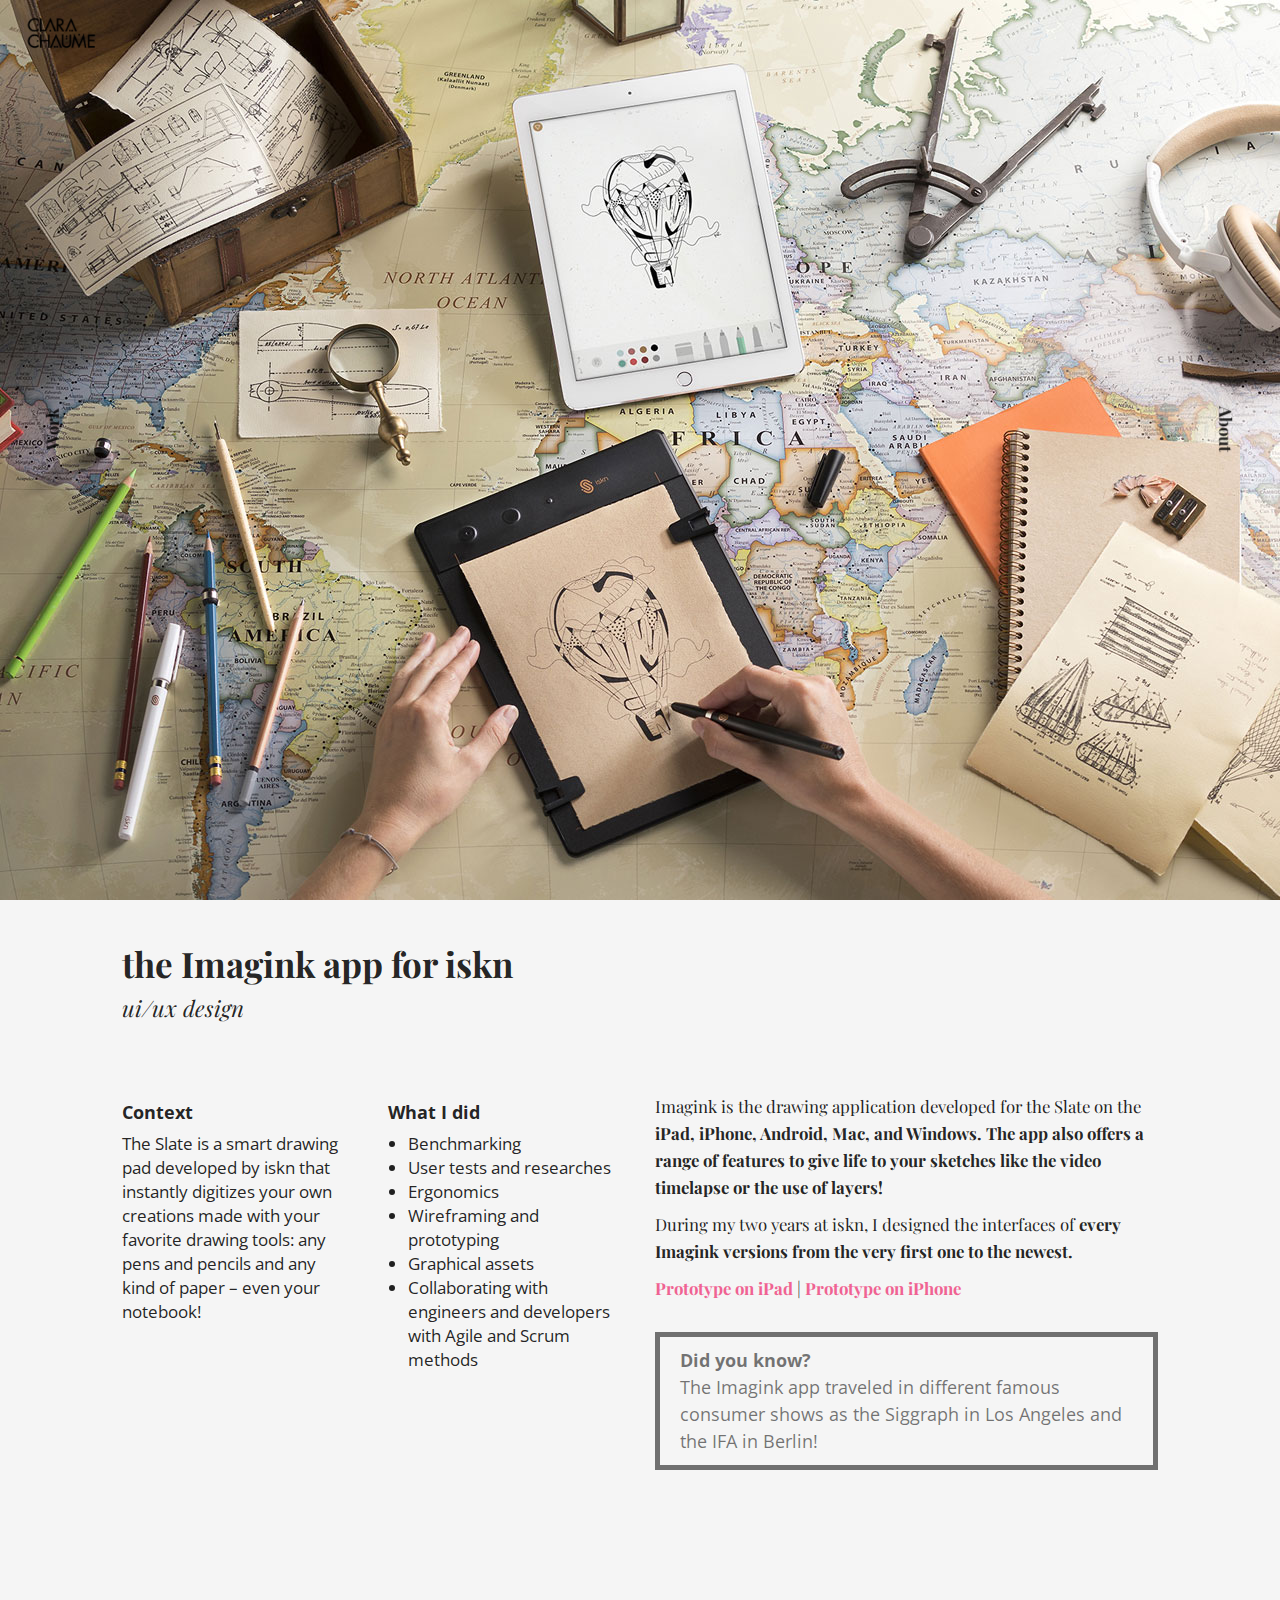
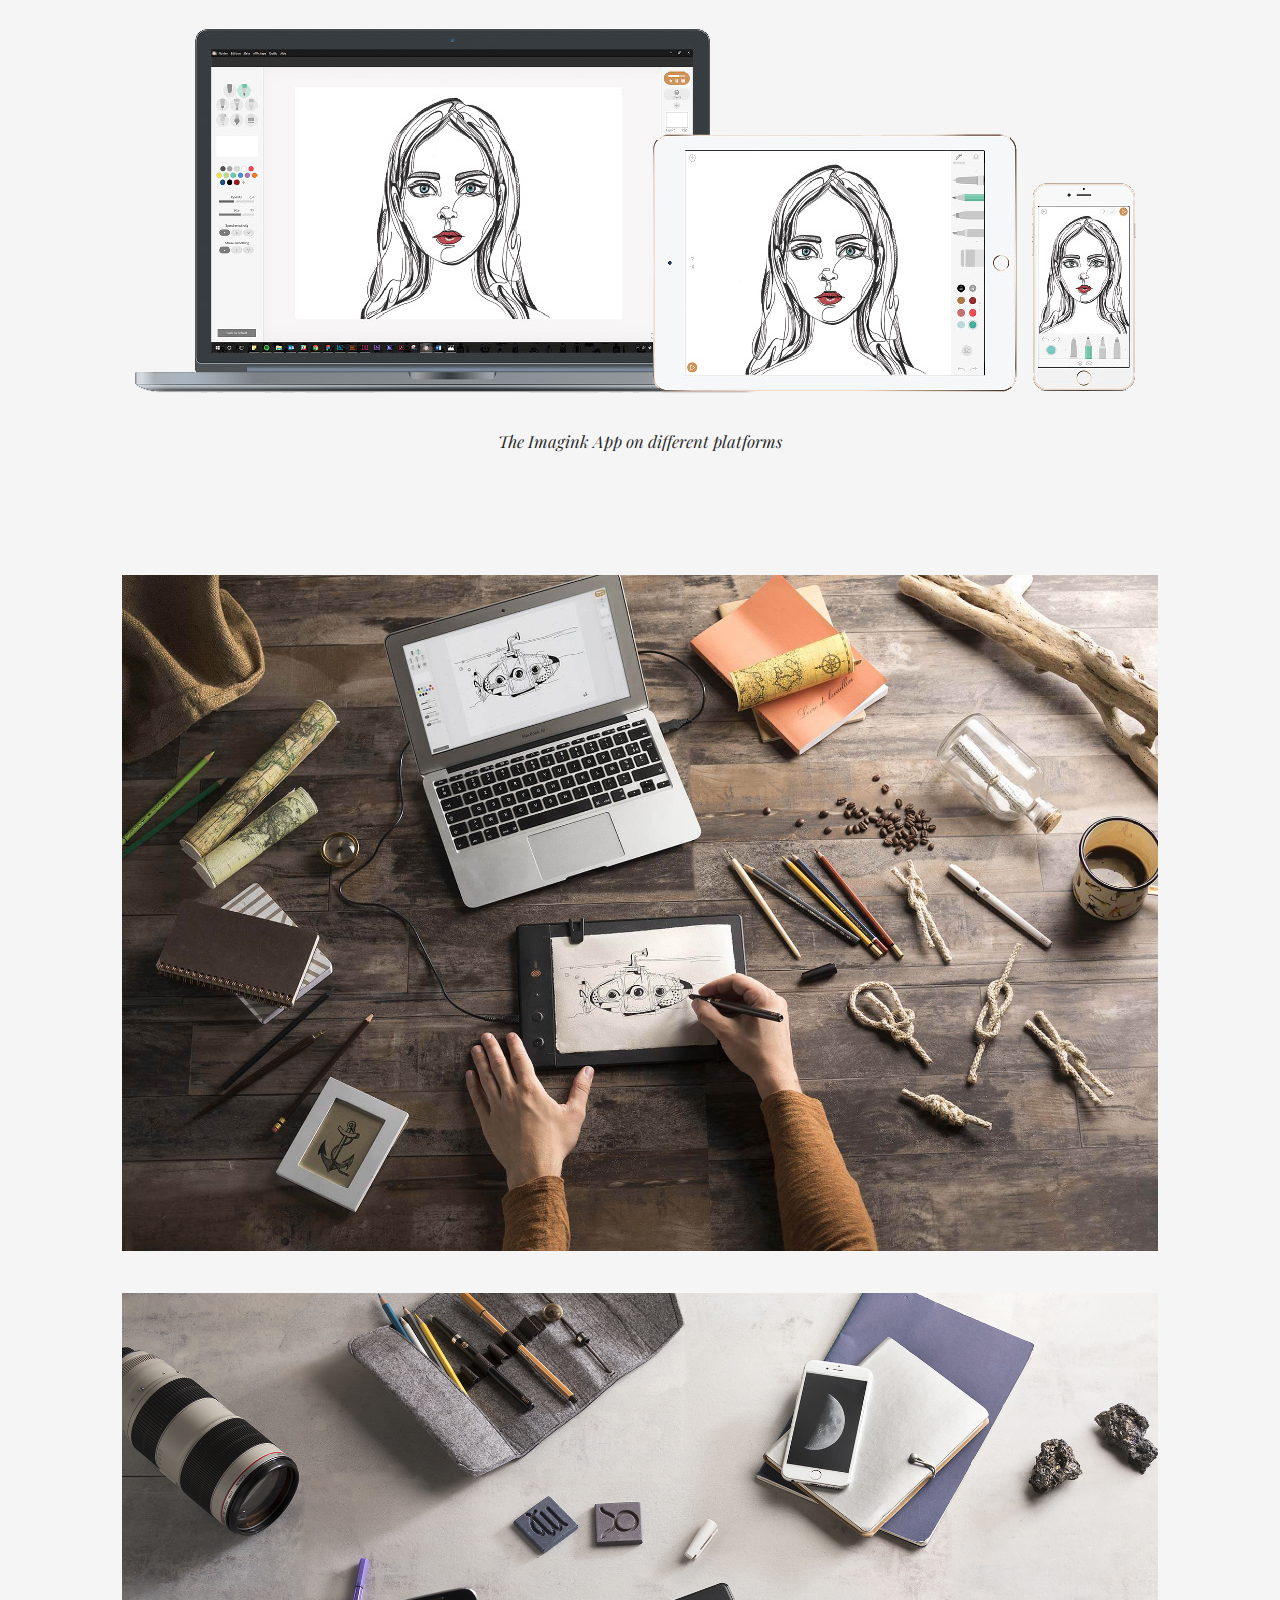
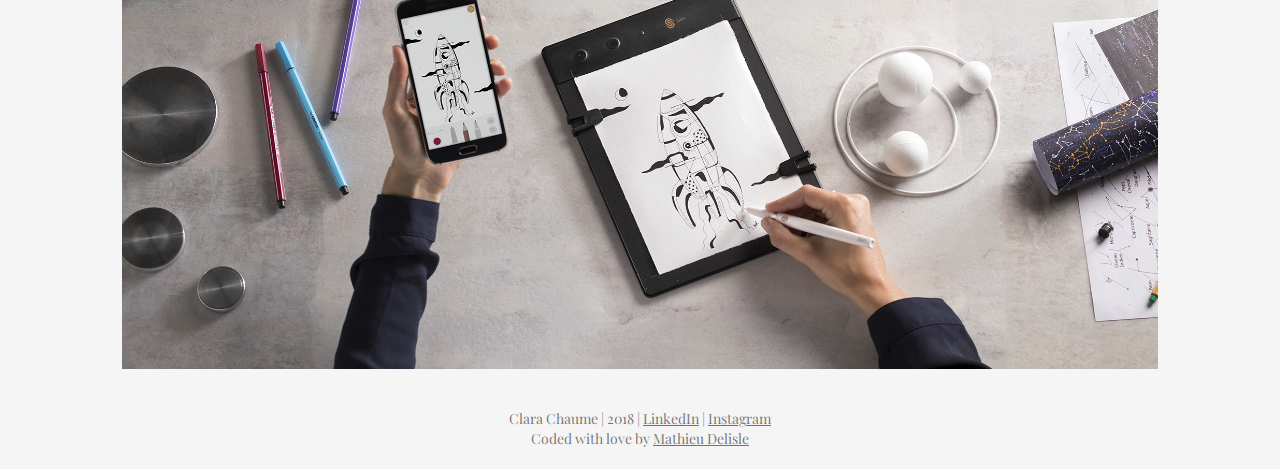
<file: article_imagink.html>
<!DOCTYPE html>
<html>
  <head>
    <meta charset="utf-8">
    <meta name="description" content="Portfolio from Clara Chaume - the Imagink app is the drawing app used while drawing with the Slate">
    <meta name="viewport" content="width=device-width, initial-scale=1, maximum-scale=1, user-scalable=0">
    <link href="bootstrap/css/bootstrap.css" rel="stylesheet">
    <link rel="stylesheet" href="style.css">
    <link rel="icon" href="images/favicon.png">
    <link href="https://fonts.googleapis.com/css?family=Open+Sans+Condensed:300,700|Playfair+Display:400,400i,700" rel="stylesheet">
    <title>Imagink app for iskn - Clara Chaume</title>
  </head>

  <body>
    <div class="container-fluid">
      <a href="index.html#projects_container">
        <div class="visible-lg visible-md work">
          <h2>Work</h2>
        </div>
      </a>
      <a href="about.html">
        <div class="visible-lg visible-md about">
          <h2>About</h2>
        </div>
      </a>
      <header>
        <div class="row navbar-fixed-top">
          <div class="hidden-lg hidden-md col-xs-3"><a href="index.html"><img src="images/logo-left-black.png" alt="Clara Chaume Logo" class="left_black_logo"></a></div>
          <div class="hidden-lg hidden-md col-xs-offset-3 col-xs-6" id="menu">
            <ul>
              <a href="index.html#projects_container"><li>Work</li></a>
              <a href="about.html"><li>About</li></a>
            </ul>

          </div>

        </div>
      </header>

      <section>
        <div class="hidden-sm hidden-xs" id="large_screen_logo"><a href="index.html"><img src="images/logo-left-black.png" alt="Clara Chaume Logo" class="left_black_logo"></a></div>
        <div class="row">
          <div class="hidden-lg hidden-md col-sm-12" id="navbar_hack">

          </div>

        </div>


        <div class="row">
          <div class="col-lg-12 article_banner_container" id="banner_imagink">
            <img src="images/banner_imagink.jpg" alt="the Imagink app being used on a tablet" class="img-responsive visible-sm visible-xs" id="banner_img">

          </div>

        </div>
      </section>

      <article>
        <div class="row" id="main_title">
          <div class="col-sm-11 col-sm-offset-1">
            <h1>the Imagink app for iskn</h1>
            <h2>ui/ux design</h2>
          </div>

        </div>
        <div class="row">
          <div class="col-sm-offset-1 col-sm-5">
            <div class="row" id="description_txt">
              <div class="col-sm-6">
                <h4>Context</h4>
                <p>The Slate is a smart drawing pad developed by iskn that instantly digitizes your own creations made with your favorite drawing tools: any pens and pencils and any kind of paper – even your notebook!</p>
              </div>
              <div class="col-sm-6">
                <h4>What I did</h4>
                <ul>
                  <li>Benchmarking</li>
                  <li>User tests and researches</li>
                  <li>Ergonomics</li>
                  <li>Wireframing and prototyping</li>
                  <li>Graphical assets</li>
                  <li>Collaborating with engineers and developers with Agile and Scrum methods</li>
                </ul>
              </div>

            </div>

          </div>
          <div class="col-sm-5" id="article_paragraph">
            <p>Imagink is the drawing application developed for the Slate on the <strong>iPad, iPhone, Android, Mac, and Windows. The app also offers a range of features to give life to your sketches like the video timelapse or the use of layers!</strong></p>
            <p>During my two years at iskn, I designed the interfaces of <strong>every Imagink versions from the very first one to the newest.</strong></p>
            <p><a target="_blank" href="https://share.proto.io/UBL5IJ/">Prototype on iPad</a> |<a target="_blank" href="https://share.proto.io/RDVOY9/"> Prototype on iPhone </a></p>

            <blockquote>
              <p><strong>Did you know? </strong><br>
The Imagink app traveled in different famous consumer shows as
the Siggraph in Los Angeles and the IFA in Berlin!</p>

            </blockquote>

          </div>

        </div>


      </article>
      <section id="article-img">
        <div class="row">
          <div class="col-sm-offset-1 col-sm-10">
            <img src="images/imagink-all-devices-1.jpg" alt="the Imagink app on iPad, dektop and iOS" class="img-responsive">
            <h3>The Imagink App on different platforms</h3>
          </div>
        </div>

        <div class="row">
          <div class="col-sm-offset-1 col-sm-10">
            <img src="images/imagink-desktop.jpg" alt="the Imagink app on desktop, in situ" class="img-responsive">
          </div>
        </div>

        <div class="row">
          <div class="col-sm-offset-1 col-sm-10">
            <img src="images/imagink-iphone.jpg" alt="the Imagink app on iPhone, in situ" class="img-responsive">
          </div>
        </div>
      </section>


      <footer>
        <div class="container-fluid">
            <p>Clara Chaume | 2018 | <a href="https://www.linkedin.com/in/clara-chaume/">LinkedIn</a> | <a href="https://www.instagram.com/clarachaume/">Instagram</a></p>
            <p>Coded with love by <a href="https://www.linkedin.com/in/mathieu-delisle/">Mathieu Delisle</a></p>

        </div>
      </footer>


    </div>

  </body>
</html>
</file>
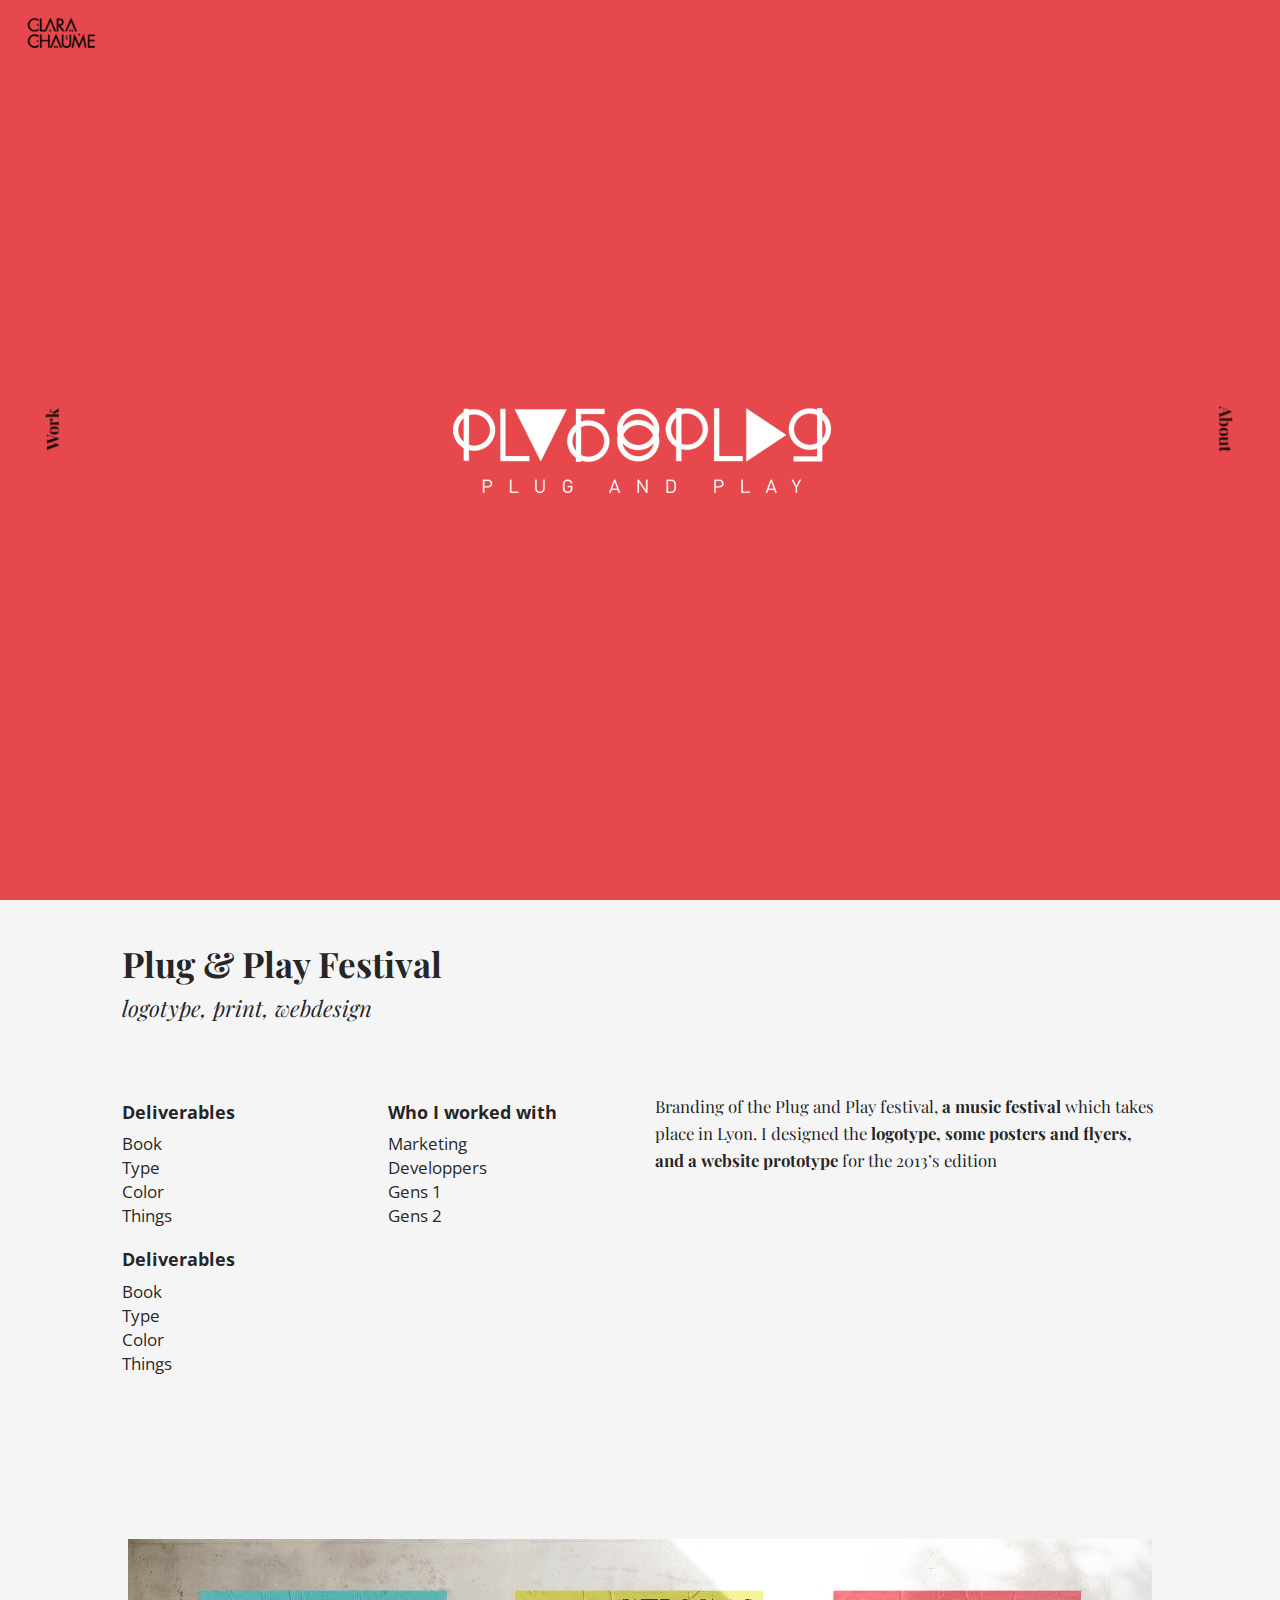
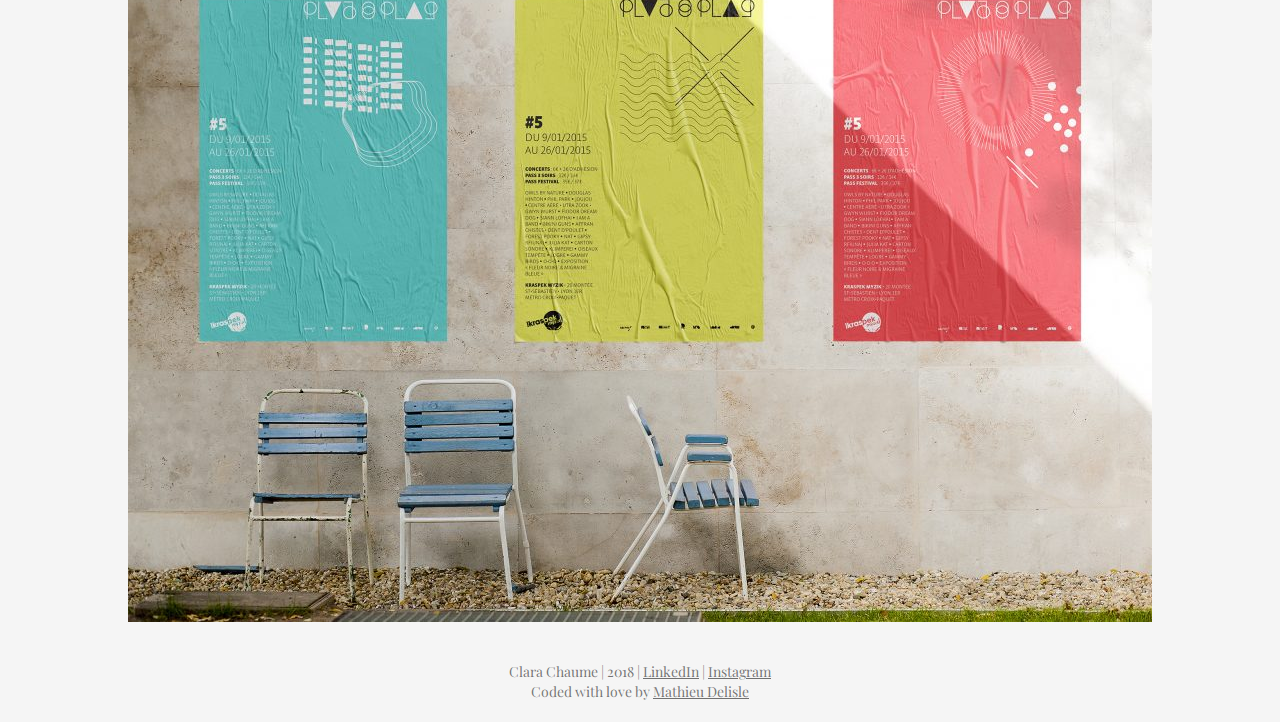
<file: article_plug.html>
<!DOCTYPE html>
<html>
  <head>
    <meta charset="utf-8">
    <meta name="viewport" content="width=device-width, initial-scale=1, maximum-scale=1, user-scalable=0">
    <meta name="description" content="Portfolio from Clara Chaume - Various print design works for a festival called Plug&Play">
    <link href="bootstrap/css/bootstrap.css" rel="stylesheet">
    <link rel="stylesheet" href="style.css">
    <link rel="icon" href="images/favicon.png">
    <link href="https://fonts.googleapis.com/css?family=Open+Sans+Condensed:300,700|Playfair+Display:400,400i,700" rel="stylesheet">
    <title>Plug and Play festival posters - Clara Chaume</title>
  </head>

  <body>
    <div class="container-fluid">
      <a href="index.html#projects_container">
        <div class="visible-lg visible-md work">
          <h2>Work</h2>
        </div>
      </a>
      <a href="about.html">
        <div class="visible-lg visible-md about">
          <h2>About</h2>
        </div>
      </a>
      <header>
        <div class="row navbar-fixed-top">
          <div class="hidden-lg hidden-md col-xs-3"><a href="index.html"><img src="images/logo-left-black.png" alt="Clara Chaume Logo" class="left_black_logo"></a></div>
          <div class="hidden-lg hidden-md col-xs-offset-3 col-xs-6" id="menu">
            <ul>
              <a href="index.html#projects_container"><li>Work</li></a>
              <a href="about.html"><li>About</li></a>
            </ul>

          </div>

        </div>
      </header>

      <section>
        <div class="hidden-sm hidden-xs" id="large_screen_logo"><a href="index.html"><img src="images/logo-left-black.png" alt="Clara Chaume Logo" class="left_black_logo"></a></div>
        <div class="row">
          <div class="hidden-lg hidden-md col-sm-12" id="navbar_hack">

          </div>

        </div>


        <div class="row">
          <div class="col-lg-12 article_banner_container" id="banner_plug">
            <img src="images/plugandplay_banner.jpg" alt="the plug&play logo 2013 edition" class="img-responsive visible-sm visible-xs" id="banner_img">

          </div>

        </div>
      </section>

      <article>
        <div class="row" id="main_title">
          <div class="col-sm-11 col-sm-offset-1">
            <h1>Plug & Play Festival</h1>
            <h2>logotype, print, webdesign</h2>
          </div>

        </div>
        <div class="row">
          <div class="col-sm-offset-1 col-sm-5">
            <div class="row" id="description_txt">
              <div class="col-sm-6">
                <h4>Deliverables</h4>
                <p>Book <br> Type <br> Color <br> Things </p>
                <h4>Deliverables</h4>
                <p>Book <br> Type <br> Color <br> Things </p>
              </div>
              <div class="col-sm-6">
                <h4>Who I worked with</h4>
                <p>Marketing <br>Developpers <br> Gens 1 <br> Gens 2 </p>
              </div>

            </div>

          </div>
          <div class="col-sm-5" id="article_paragraph">
            <p>Branding of the Plug and Play festival, <strong>a music festival</strong> which takes place in Lyon.
I designed the <strong>logotype, some posters and flyers, and a website prototype</strong>
for the 2013’s edition</p>


          </div>

        </div>

      </article>

      <section id="article-img">
        <div class="row">
          <div class="col-sm-offset-1 col-sm-10">
            <img src="images/plug-and-play-poster.jpg" alt="3 posters designed for the 2013 edition of the Plug and Play festival" class="img-responsive">
          </div>
        </div>
      </section>


      <footer>
        <div class="container-fluid">
            <p>Clara Chaume | 2018 | <a href="https://www.linkedin.com/in/clara-chaume/">LinkedIn</a> | <a href="https://www.instagram.com/clarachaume/">Instagram</a></p>
            <p>Coded with love by <a href="https://www.linkedin.com/in/mathieu-delisle/">Mathieu Delisle</a></p>

        </div>
      </footer>


    </div>

  </body>
</html>
</file>
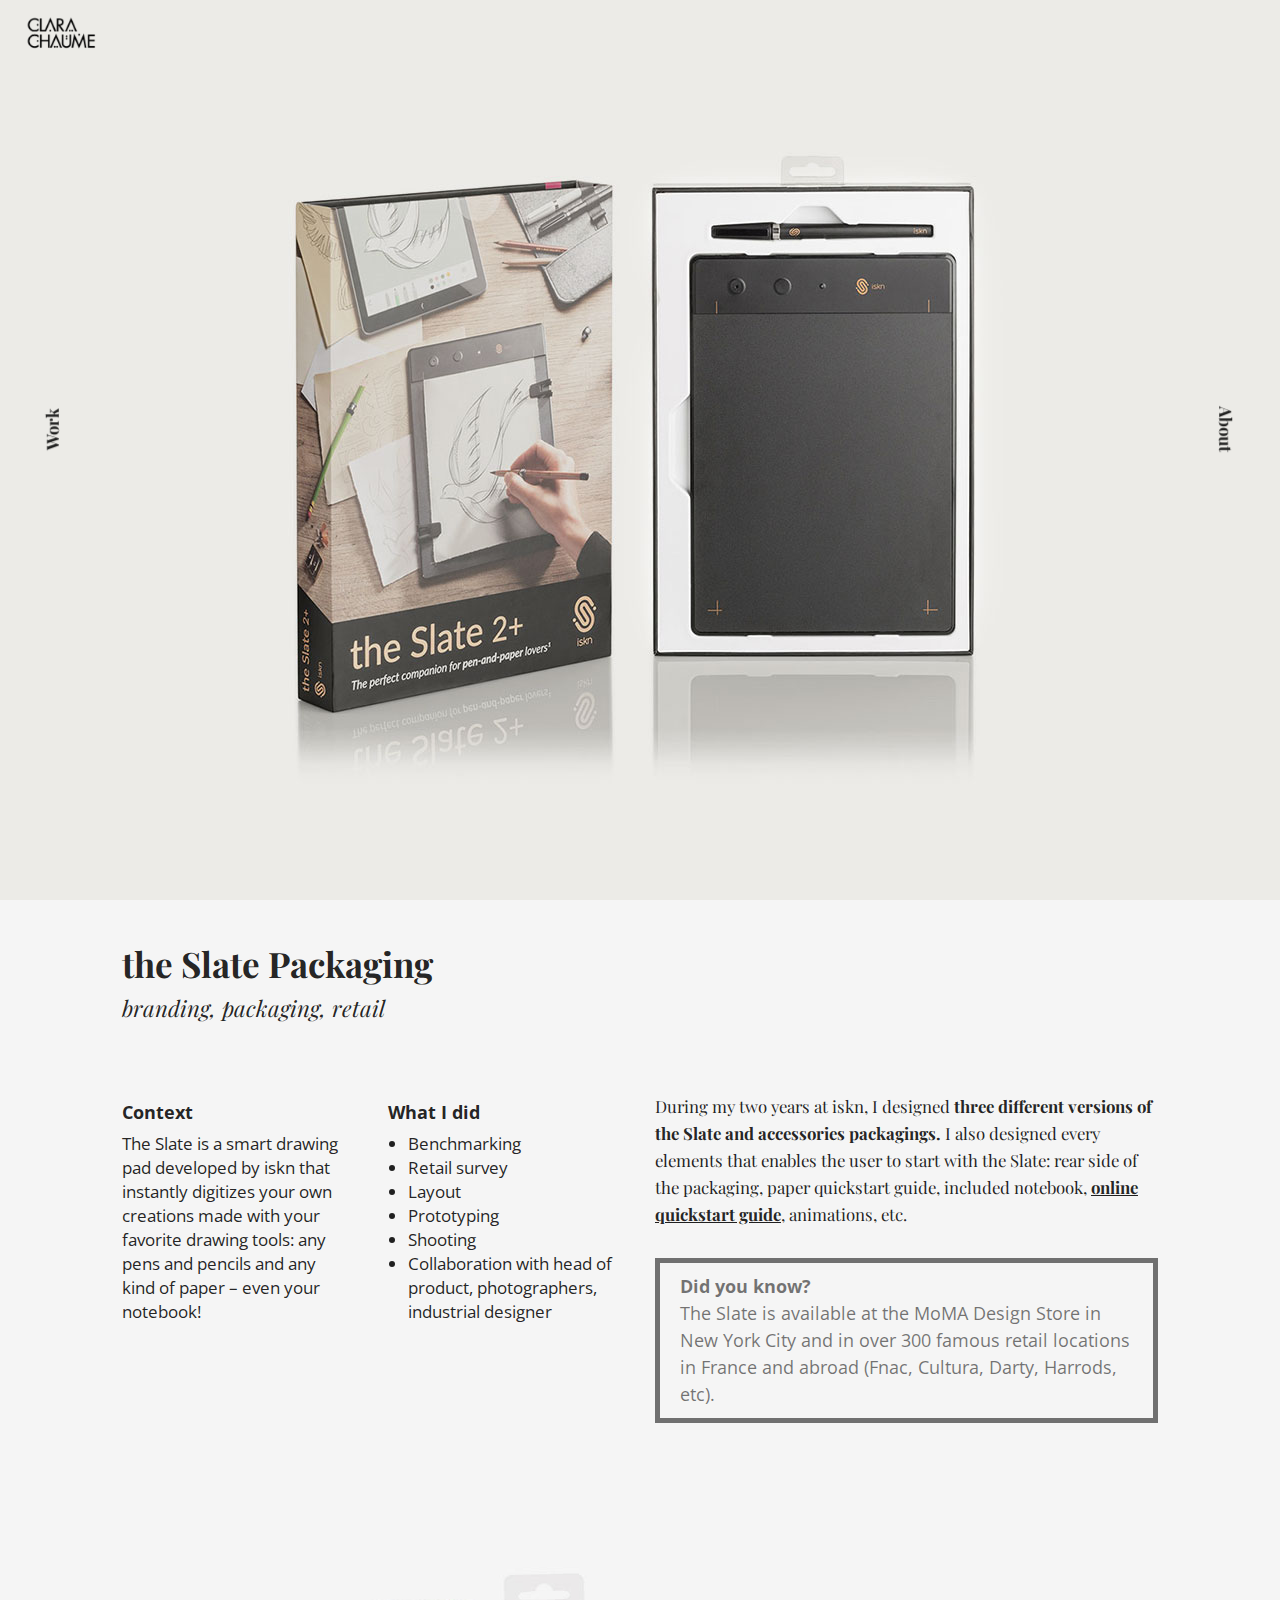
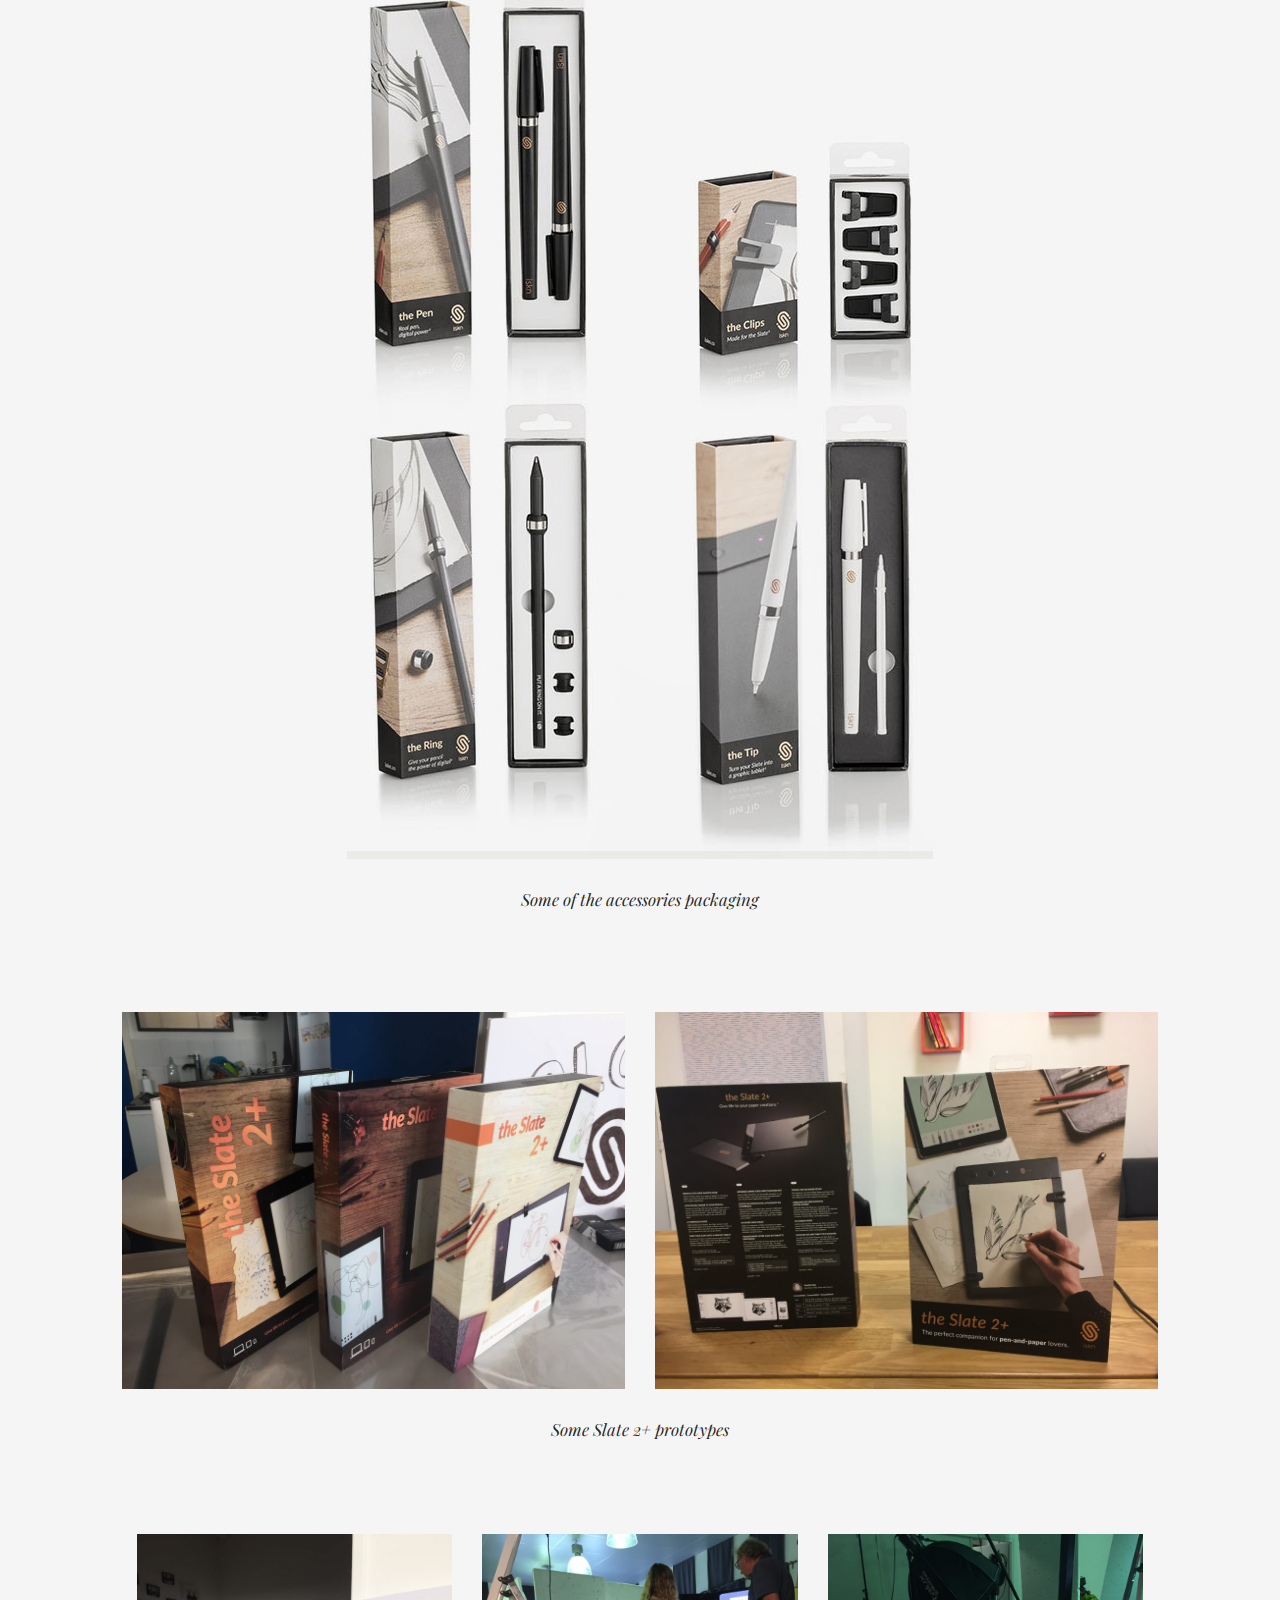
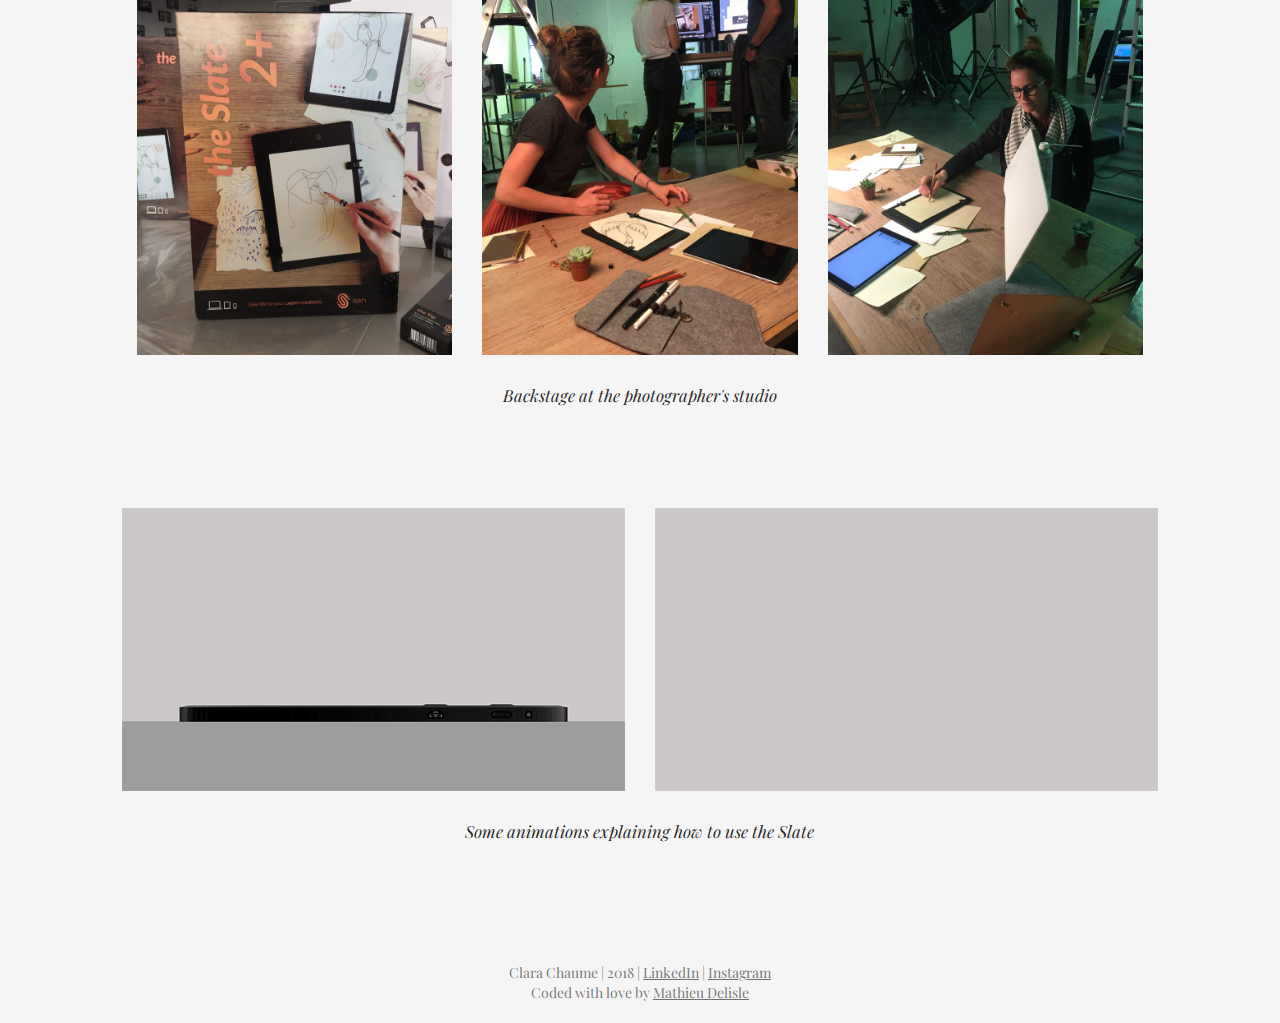
<file: article_slate_packaging.html>
<!DOCTYPE html>
<html>
  <head>
    <meta charset="utf-8">
    <meta name="viewport" content="width=device-width, initial-scale=1, maximum-scale=1, user-scalable=0">
    <meta name="description" content="Portfolio from Clara Chaume - Design of the three different versions of the Slate packaging at iskn">
    <link href="bootstrap/css/bootstrap.css" rel="stylesheet">
    <link rel="stylesheet" href="style.css">
    <link rel="icon" href="images/favicon.png">
    <link href="https://fonts.googleapis.com/css?family=Open+Sans+Condensed:300,700|Playfair+Display:400,400i,700" rel="stylesheet">
    <title>Slate Packaging at iskn - Clara Chaume</title>
  </head>

  <body>
    <div class="container-fluid">
      <a href="index.html#projects_container">
        <div class="visible-lg visible-md work">
          <h2>Work</h2>
        </div>
      </a>
      <a href="about.html">
        <div class="visible-lg visible-md about">
          <h2>About</h2>
        </div>
      </a>
      <header>
        <div class="row navbar-fixed-top">
          <div class="hidden-lg hidden-md col-xs-3"><a href="index.html"><img src="images/logo-left-black.png" alt="Clara Chaume Logo" class="left_black_logo"></a></div>
          <div class="hidden-lg hidden-md col-xs-offset-3 col-xs-6" id="menu">
            <ul>
              <a href="index.html#projects_container"><li>Work</li></a>
              <a href="about.html"><li>About</li></a>
            </ul>

          </div>

        </div>
      </header>

      <section>
        <div class="hidden-sm hidden-xs" id="large_screen_logo"><a href="index.html"><img src="images/logo-left-black.png" alt="Clara Chaume Logo" class="left_black_logo"></a></div>
        <div class="row">
          <div class="hidden-lg hidden-md col-sm-12" id="navbar_hack">

          </div>

        </div>


        <div class="row">
          <div class="col-lg-12 article_banner_container" id="banner_packaging">
            <img src="images/banner_packaging.jpg" alt="the Slate 2+ packaging" class="img-responsive visible-sm visible-xs" id="banner_img">

          </div>

        </div>
      </section>

      <article>
        <div class="row" id="main_title">
          <div class="col-sm-11 col-sm-offset-1">
            <h1>the Slate Packaging</h1>
            <h2>branding, packaging, retail</h2>
          </div>

        </div>
        <div class="row">
          <div class="col-sm-offset-1 col-sm-5">
            <div class="row" id="description_txt">
              <div class="col-sm-6">
                <h4>Context</h4>
                <p>The Slate is a smart drawing pad developed by iskn that instantly digitizes your own
    creations made with your favorite drawing tools: any pens and pencils and any kind
    of paper – even your notebook!</p>

              </div>
              <div class="col-sm-6">
                <h4>What I did</h4>
                <ul>
                  <li>Benchmarking</li>
                  <li>Retail survey</li>
                  <li>Layout</li>
                  <li>Prototyping</li>
                  <li>Shooting</li>
                  <li>Collaboration with head of product, photographers, industrial designer</li>
                </ul>
              </div>

            </div>

          </div>
          <div class="col-sm-5 article-relou" id="article_paragraph">
            <p>During my two years at iskn, I designed <strong>three different versions of the Slate and
accessories packagings.</strong> I also designed every elements that enables the user to start with the Slate: rear side of the packaging, paper quickstart guide, included notebook, <a href="https://cdn.iskn.co/imagink/iskn-slate-2-QSG-EN.pdf">online quickstart guide</a>, animations, etc.</p>

            <blockquote>
              <p><strong>Did you know?</strong><br>The Slate is available at the MoMA Design Store
in New York City and  in over 300 famous retail locations in
France and abroad (Fnac, Cultura, Darty, Harrods, etc).</p>

            </blockquote>


          </div>

        </div>
      </article>

      <section id="article-img">
        <div class="row">
          <div class="col-sm-offset-1 col-sm-10">
            <img src="images/pack-accessoires.jpg" alt="Accessories for the Slate 2+" class="img-responsive">
          </div>
        </div>

        <div class="row">
          <div class="col-sm-offset-1 col-sm-10">
            <h3>Some of the accessories packaging</h3>
          </div>
        </div>

        <div class="row">
          <div class="col-sm-offset-1 col-sm-5">
            <img src="images/prototype-slate-1.jpg" alt="slate 2+ packaging prototype" class="img-responsive">
          </div>
          <div class="col-sm-5">
            <img src="images/prototype-slate-2.jpg" alt="slate 2+ packaging prototype second version" class="img-responsive">
          </div>
        </div>

        <div class="row">
          <div class="col-sm-offset-1 col-sm-10">
            <h3>Some Slate 2+ prototypes</h3>
          </div>
        </div>

        <div class="row">
          <div class="col-sm-offset-1 col-sm-10">
            <div class="col-sm-4">
              <img src="images/prototype-slate-3.jpg" alt="slate 2+ packaging prototype third version" class="img-responsive">
            </div>
            <div class="col-sm-4">
              <img src="images/photographer-studio-2.jpg" alt="Working on the image of the packaging at the photographer's studio" class="img-responsive">
            </div>
            <div class="col-sm-4">
              <img src="images/photographer-studio-3.jpg" alt="Working on the image of the packaging at the photographer's studio" class="img-responsive">
            </div>
          </div>
        </div>

        <div class="row">
          <div class="col-sm-offset-1 col-sm-10">
            <h3>Backstage at the photographer's studio</h3>
          </div>
        </div>
        <div class="row">
          <div class="col-sm-offset-1 col-sm-5">
            <img src="images/how-to-use-the-slate-1.gif" alt="slate 2+ packaging prototype" class="img-responsive">
          </div>
          <div class="col-sm-5">
            <img src="images/how-to-use-the-slate-2.gif" alt="slate 2+ packaging prototype second version" class="img-responsive">
          </div>
        </div>
        <div class="row">
          <div class="col-sm-offset-1 col-sm-10">
            <h3>Some animations explaining how to use the Slate</h3>
          </div>
        </div>


      </section>


      <footer>
        <div class="container-fluid">
            <p>Clara Chaume | 2018 | <a href="https://www.linkedin.com/in/clara-chaume/">LinkedIn</a> | <a href="https://www.instagram.com/clarachaume/">Instagram</a></p>
            <p>Coded with love by <a href="https://www.linkedin.com/in/mathieu-delisle/">Mathieu Delisle</a></p>

        </div>
      </footer>


    </div>
    <script
      src="https://code.jquery.com/jquery-3.3.1.js"
      integrity="sha256-2Kok7MbOyxpgUVvAk/HJ2jigOSYS2auK4Pfzbm7uH60="
      crossorigin="anonymous"></script>
    <script src=></script>
  </body>
</html>
</file>
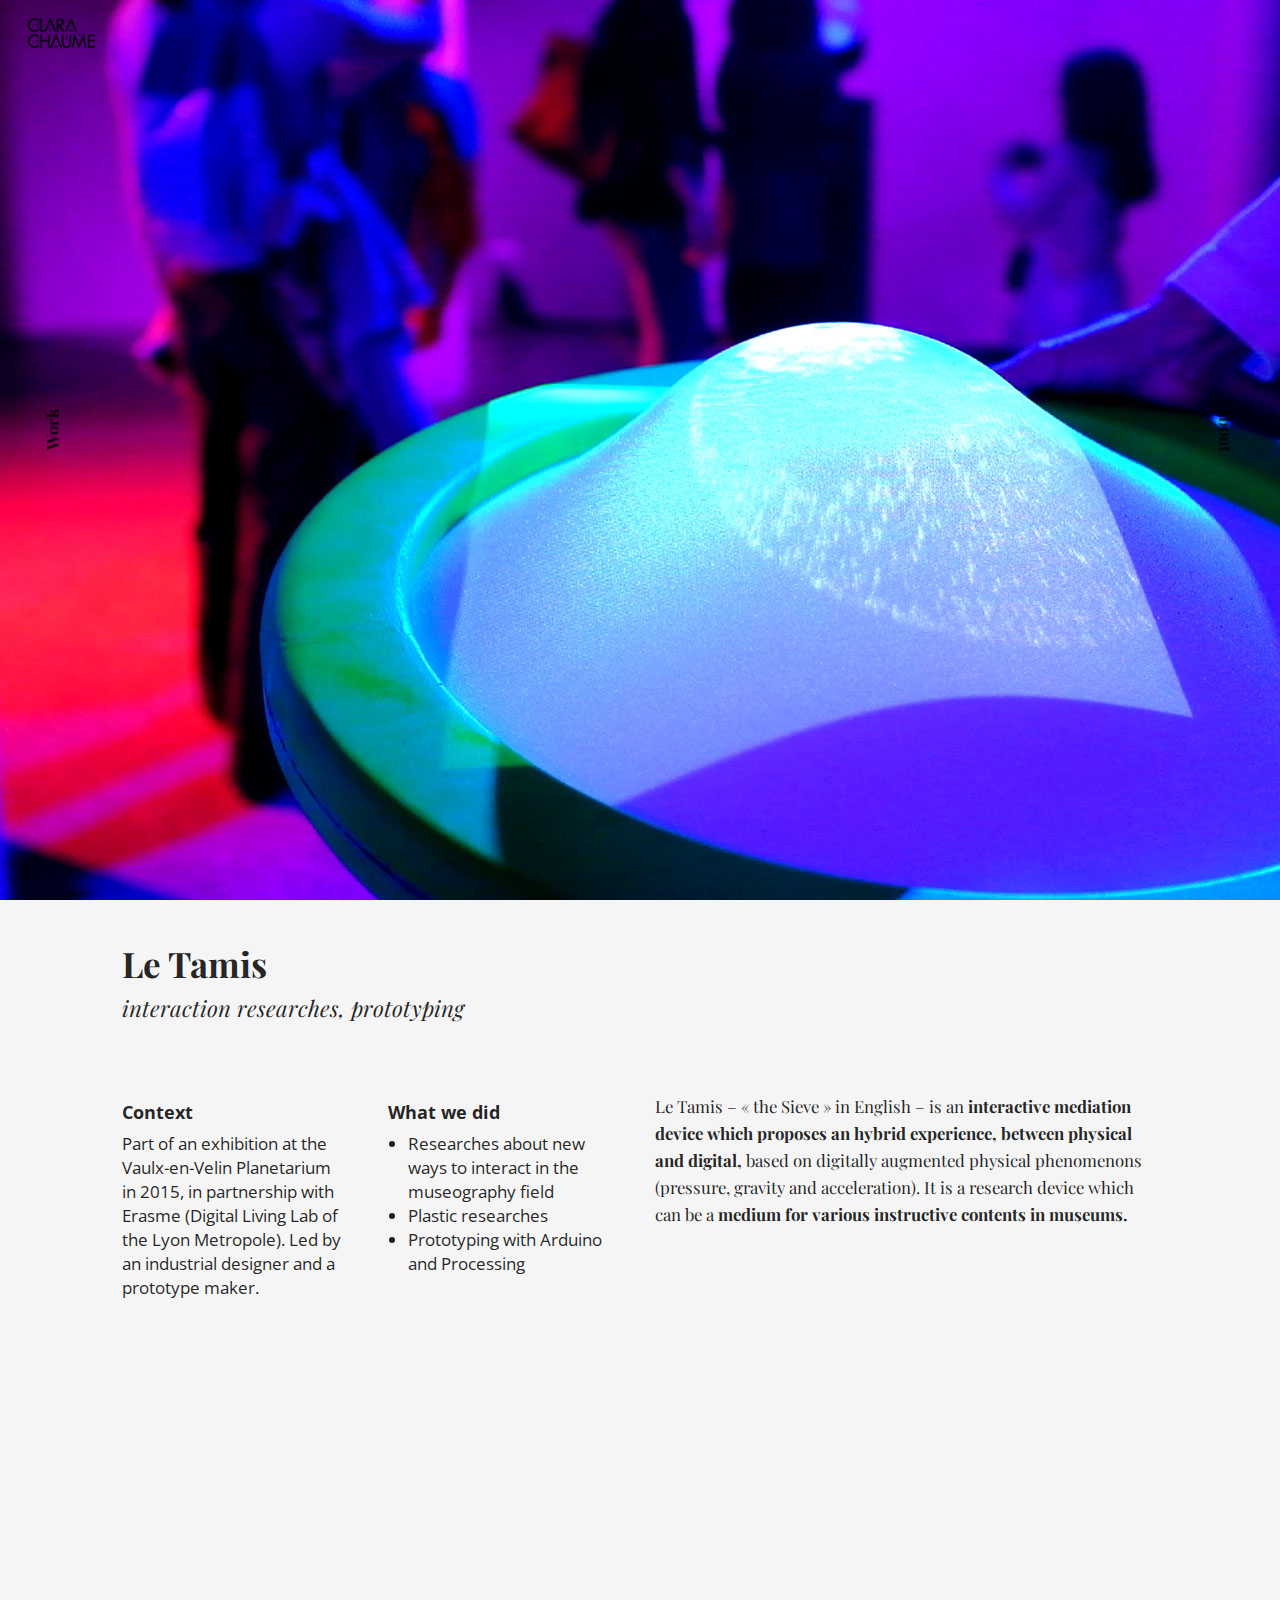
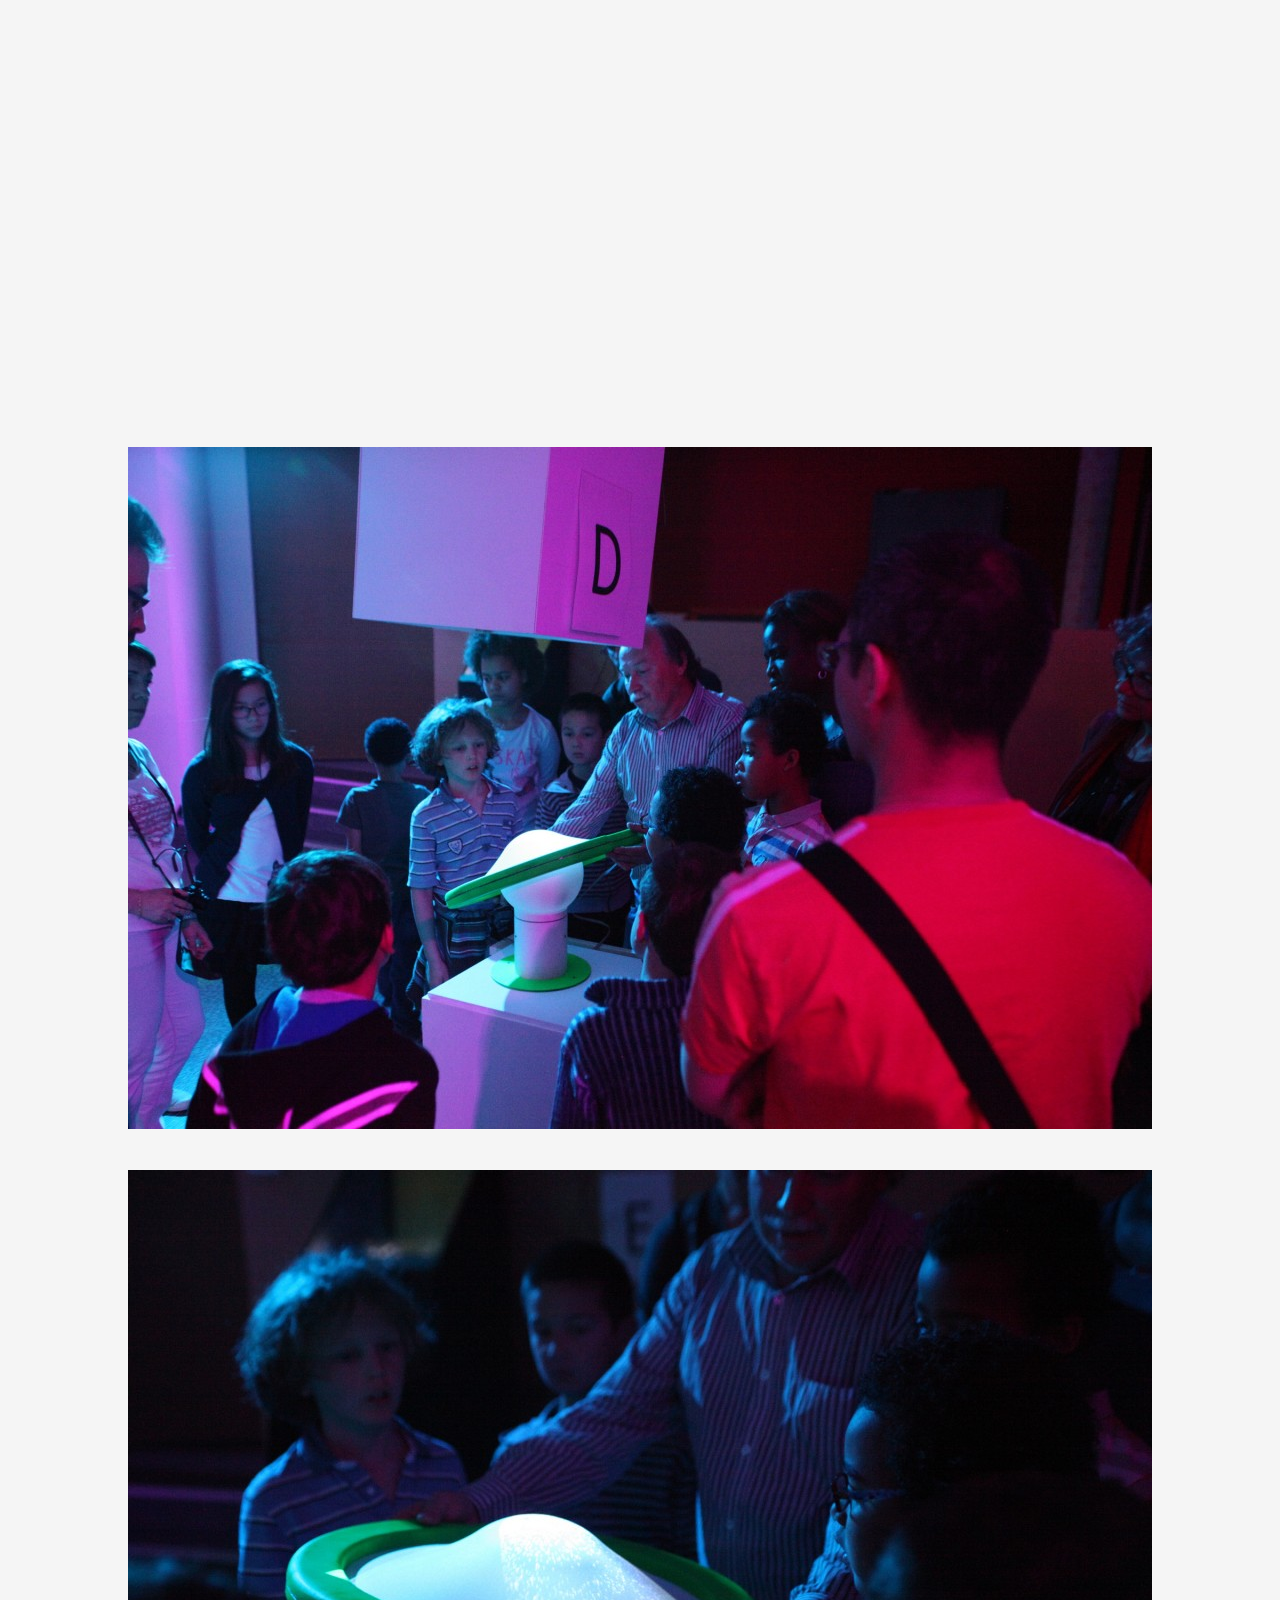
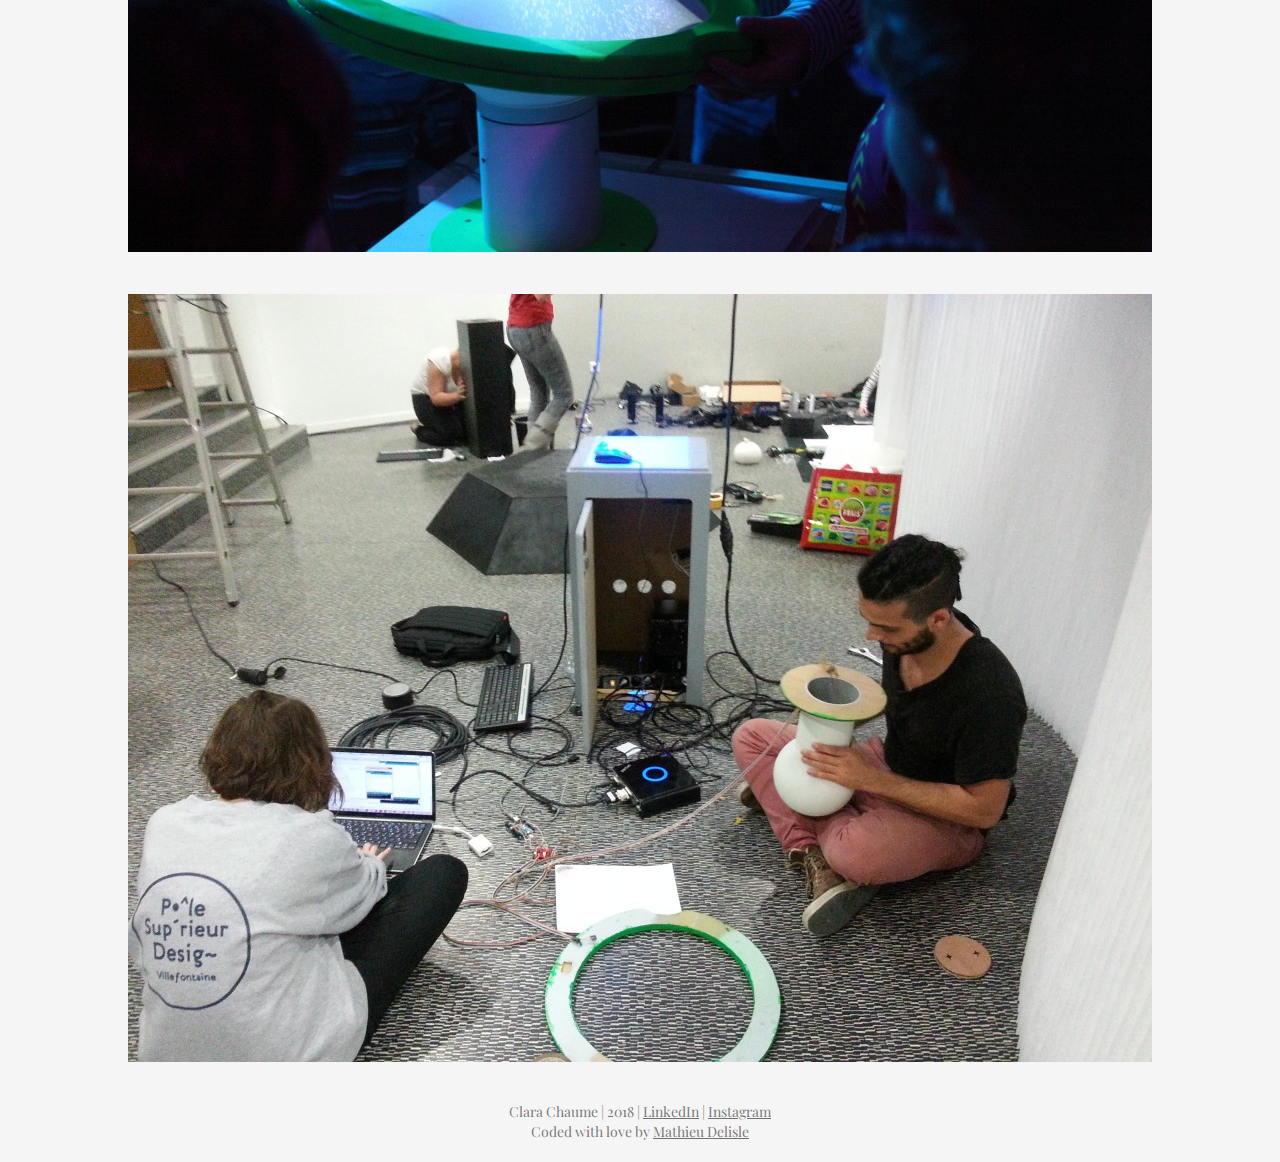
<file: article_tamis.html>
<!DOCTYPE html>
<html>
  <head>
    <meta charset="utf-8">
    <meta name="viewport" content="width=device-width, initial-scale=1, maximum-scale=1, user-scalable=0">
    <meta name="description" content="Portfolio from Clara Chaume - Le Tamis is an interactive mediation device, between digital and physical, for the museography based on digitally
    augmented physical phenomenons (pressure, gravity and acceleration).">
    <link href="bootstrap/css/bootstrap.css" rel="stylesheet">
    <link rel="stylesheet" href="style.css">
    <link rel="icon" href="images/favicon.png">
    <link href="https://fonts.googleapis.com/css?family=Open+Sans+Condensed:300,700|Playfair+Display:400,400i,700" rel="stylesheet">
    <title>Interactive mediation device, Le Tamis - Clara Chaume</title>
  </head>

  <body>
    <div class="container-fluid">
      <a href="index.html#projects_container">
        <div class="visible-lg visible-md work">
          <h2>Work</h2>
        </div>
      </a>
      <a href="https://www.linkedin.com/in/clara-chaume/">
        <div class="visible-lg visible-md about">
          <h2>About</h2>
        </div>
      </a>
      <header>
        <div class="row navbar-fixed-top">
          <div class="hidden-lg hidden-md col-xs-3"><a href="index.html"><img src="images/logo-left-black.png" alt="Clara Chaume Logo" class="left_black_logo"></a></div>
          <div class="hidden-lg hidden-md col-xs-offset-3 col-xs-6" id="menu">
            <ul>
              <a href="index.html#projects_container"><li>Work</li></a>
              <a href="about.html"><li>About</li></a>
            </ul>

          </div>

        </div>
      </header>

      <section>
        <div class="hidden-sm hidden-xs" id="large_screen_logo"><a href="index.html"><img src="images/logo-left-black.png" alt="Clara Chaume Logo" class="left_black_logo"></a></div>

        <div class="row">
          <div class="hidden-lg hidden-md col-sm-12" id="navbar_hack">

          </div>

        </div>


        <div class="row">
          <div class="col-lg-12 article_banner_container" id="banner_tamis">
            <img src="images/tamis_banner.jpg" alt="Le Tamis being used at the museum" class="img-responsive visible-sm visible-xs" id="banner_img">

          </div>

        </div>
      </section>

      <article>
        <div class="row" id="main_title">
          <div class="col-sm-11 col-sm-offset-1">
            <h1>Le Tamis</h1>
            <H2>interaction researches, prototyping</H2>
          </div>

        </div>
        <div class="row">
          <div class="col-sm-offset-1 col-sm-5">
            <div class="row" id="description_txt">
              <div class="col-sm-6">
                <h4>Context</h4>
                <p>Part of an exhibition at the Vaulx-en-Velin Planetarium in 2015, in partnership with Erasme (Digital Living Lab of the Lyon Metropole). Led by an industrial designer and a prototype maker.</p>

              </div>
              <div class="col-sm-6">
                <h4>What we did</h4>
                <ul>
                  <li>Researches about new ways to interact in the museography field</li>
                  <li>Plastic researches</li>
                  <li>Prototyping with Arduino and Processing</li>
                </ul>
              </div>

            </div>

          </div>
          <div class="col-sm-5" id="article_paragraph">
            <p>Le Tamis – « the Sieve » in English – is an <strong>interactive mediation device which
proposes an hybrid experience, between physical and digital,</strong> based on digitally
augmented physical phenomenons (pressure, gravity and acceleration). It is a research
device which can be a <strong>medium for various instructive contents in museums.</strong></p>

          </div>

        </div>

      </article>

      <section id="article-img">
        <div class="row">
          <div class="col-sm-offset-1 col-sm-10">
            <div class="embed-responsive embed-responsive-16by9">
              <iframe src="https://player.vimeo.com/video/126742597" width="640" height="360" frameborder="0" webkitallowfullscreen mozallowfullscreen allowfullscreen></iframe>
            </div>
          </div>
        </div>

        <div class="row">
          <div class="col-sm-offset-1 col-sm-10">
            <img src="images/le-tamis-01.jpg" alt="Using Le Tamis in front of children" class="img-responsive">
          </div>
        </div>

        <div class="row">
          <div class="col-sm-offset-1 col-sm-10">
            <img src="images/le-tamis-02.jpg" alt="Using Le Tamis in front of children" class="img-responsive">
          </div>
        </div>

        <div class="row">
          <div class="col-sm-offset-1 col-sm-10">
            <img src="images/le-tamis-03.jpg" alt="Prototyping Le Tamis in the hallway" class="img-responsive">
          </div>
        </div>


      </section>


      <footer>
        <div class="container-fluid">
            <p>Clara Chaume | 2018 | <a href="https://www.linkedin.com/in/clara-chaume/">LinkedIn</a> | <a href="https://www.instagram.com/clarachaume/">Instagram</a></p>
            <p>Coded with love by <a href="https://www.linkedin.com/in/mathieu-delisle/">Mathieu Delisle</a></p>

        </div>
      </footer>


    </div>

  </body>
</html>
</file>
<file: style.css>
/* Global */

body
{
  background-color: #F5F5F5;
}


html {
  position: relative;
  min-height: 100%;
}

body {
  margin-bottom: 100px;
}

footer {
  position: absolute;
  bottom: 0;
  height: 60px;
  width: 100%;
  padding: 0px;
  left: 0;
}

h2
{
  font-family: 'Playfair Display', serif;
  font-weight: 700;
  font-size: 1.2em;
  color: rgba(0, 0, 0, 0.87);
}

a:hover
{
  color: #000;
}

p a
{
  color: #F06292;
  font-weight: 700;
}

p a:hover
{
  text-decoration: line-through;
  color: #C2185B;
}

p a:visited
{
  text-decoration: line-through;
  color: #C2185B;
}

a:hover
{
  text-decoration: line-through;
}

.article-relou a
{
  color: rgba(0, 0, 0, 0.87);
  text-decoration: underline;
}

.article-relou a:hover
{
  color: rgba(0, 0, 0, 0.87);
}


/* Navbar */

.navbar-fixed-top
{
  background-color: #F5F5F5;
  box-shadow: 0px 4px 10px rgba(0, 0, 0, .24);
}

#navbar_hack
{
  margin-top: 66px;
}

.left_black_logo
{
  max-width: 75px;
  margin-top: 16px;
  margin-left: 15%;
  margin-bottom: 0px;
}

#menu
{
  right: 0%;
}

#menu ul
{
  list-style-type: none;
  display: flex;
  height: 56px;
  padding-left: 0px;
}

#menu li
{
  font-family: 'Playfair Display', serif;
  color: rgba(0, 0, 0, 0.87);
  font-weight: 700;
  font-size: 1.4em;
  padding-top: 20px;
  padding-right: 40px;
  padding-left: 0px;
  margin-bottom: 0px;
  padding-bottom: 0px;
  margin-right: 0px;
}

/* Top of index */

#black_logo_container
{
  height: 100vh;
  cursor: url(images/arrow.png), auto;
}

#logo_img
{
  width: 325px;
  position: relative;
  top: 47%;
  left: -4px;
}

#arrow_down
{
  position: relative;
  top: 65%;
  max-width: 40px;
}

#black_logo_container p
{
  position: relative;
  top: 60%;
  text-align: center;
  color: rgba(0, 0, 0, 0.87);
  font-family: 'Open Sans Condensed', sans-serif;
  font-size: 2em;

}

#logo_bg
{
  background-image: linear-gradient(120deg, #d5dee7 0%, #ffafbd 0%, #c9ffbf 100%);
  min-height: 100vh;
}

#sticky-background
{
  position: sticky;
  position: -webkit-sticky;
  top: 0;
  z-index: 0;
}

#projects-background
{
  background-color: #F5F5F5;
}


.img-responsive
{
  margin: 0 auto;
}


/* Menus */

#work_index
{
  transform: rotate(-90deg);
  color: rgba(0, 0, 0, 0.87);
  position: fixed;
  top: 45%;
  left: 2%;
  z-index: 20;
  text-decoration: line-through;
}

.work
{
  transform: rotate(-90deg);
  color: rgba(0, 0, 0, 0.87);
  position: fixed;
  top: 45%;
  left: 2%;
  z-index: 20;
}

.work:hover
{
  text-decoration: line-through;
}

.about
{
  transform: rotate(90deg);
  color: rgba(0, 0, 0, 0.87);
  position: fixed;
  top: 45%;
  right: 2%;
  z-index: 21;
}


.about:hover
{
  text-decoration: line-through;
}

/* Projects */


#projects_container
{
  margin-top: 50px;
}



#projects_container h2
{
  text-align: center;
  font-family: 'Playfair Display', serif;
  font-weight: 700;
  font-size: 1.2em;
  margin: 0;
}

#projects_container p
{
  text-align: center;
  font-family: 'Playfair Display', serif;
  font-weight: 400;
  font-size: 1em;
  margin-top: 6px;
  color: rgba(0, 0, 0, 0.87);
}

.projects_container {
  border: solid black;
}

#projects_container img
{
  margin-top: 50px;
}

#imagink h2
{
  margin-top: 20px;
}

#slate_packaging h2
{
  margin-top: -20px;
}

/* Footer */

footer
{
  margin-top: 50px;
}

footer p
{
  text-align: center;
  font-family: 'Playfair Display', serif;
  font-weight: 400;
  font-size: 1em;
  color: rgba(0, 0, 0, .54);
  margin: 0px;
}

footer a
{
  color: rgba(0, 0, 0, 0.54);
  font-weight: 400;
  text-decoration: underline;
}

footer a:hover
{
  color: rgba(0, 0, 0, 0.54);
}

footer a:visited
{
  color: rgba(0, 0, 0, 0.54);
}

/* Articles */

#large_screen_logo
{
  position: fixed;
  z-index: 25;
}

.article_banner_container
{
  padding: 0px;
}

@media screen and (min-width: 992px){
  .article_banner_container
  {
    padding: 0px;
    background-repeat: no-repeat;
    background-size: cover;
    background-position: 50% 50%;
    width: 100%;
    height: 100vh;
  }
}

@media screen and (min-width: 992px){
  #banner_creative_running
  {
    background-image: url("images/bcreative_running_banner.jpg");
  }
}

@media screen and (min-width: 992px){
  #banner_branding
  {
    background-image: url("images/branding_banner.jpg");
  }
}

@media screen and (min-width: 992px){
  #banner_cocoon
  {
    background-image: url("images/cocoon_banner.jpg");
  }
}

@media screen and (min-width: 992px){
  #banner_google_tutor
  {
    background-image: url("images/google_tutor_banner.jpg");
  }
}

@media screen and (min-width: 992px){
  #banner_hotaru
  {
    background-image: url("images/banner_hotaru.jpg");
  }
}

@media screen and (min-width: 992px){
  #banner_imagink
  {
    background-image: url("images/banner_imagink.jpg");
  }
}

@media screen and (min-width: 992px){
  #banner_plug
  {
    background-image: url("images/plugandplay_banner.jpg");
  }
}

@media screen and (min-width: 992px){
  #banner_packaging
  {
    background-image: url("images/banner_packaging.jpg");
  }
}

@media screen and (min-width: 992px){
  #banner_squad
  {
    background-image: url("images/slate_squad_banner.jpg");
  }
}

@media screen and (min-width: 992px){
  #banner_tamis
  {
    background-image: url("images/tamis_banner.jpg");
  }
}

@media screen and (min-width: 992px){
  #banner_hhr
  {
    background-image: url("images/banner_hhr.jpg");
  }
}


#banner_img
{
  min-width: 100%;
}

@media screen and (max-width: 992px) {
  .article_banner_container
  {
    padding: 0px;
    overflow: hidden;
    width: 100%;
  	height: auto;
    max-height: 100vh;
  }
}

#main_title
{
  margin-top: 2%;
  margin-bottom: 5%;
}

article h1
{
  font-family: 'Playfair Display', serif;
  font-weight: 700;
  font-size: 2.5em;
  color: rgba(0, 0, 0, 0.87);
  margin-bottom: 0px;
}

article h2
{
  font-family: 'Playfair Display', serif;
  font-weight: 400;
  font-size: 1.6em;
  font-style: italic;
  color: rgba(0, 0, 0, 0.87);
  margin-top: 12px;
}

#description_txt ul
{
  margin-left: -20px;
}

#description_txt
{
  font-family: 'Open Sans Condensed', sans-serif;
  font-size: 1.2em;
  color: rgba(0, 0, 0, 0.87);
  margin-bottom: 5%;
}

#description_txt h4
{
  font-weight: 700;
}

#description_txt p
{
  padding-bottom: 5%;
  padding-right: 5%;
}

#article_paragraph
{
  font-family: 'Playfair Display', serif;
  font-weight: 400;
  font-size: 1.2em;
  color: rgba(0, 0, 0, 0.87);
  line-height: 27px;
  text-align: left;
}

blockquote
{
  margin-top: 30px;
  color: rgba(0, 0, 0, 0.54);
  border: rgba(0, 0, 0, 0.54) solid 5px;
  font-family: 'Open Sans Condensed', sans-serif;
}

#branding_link
{
  color: rgba(0, 0, 0, 0.87);
  text-decoration: underline;
}

#article-img img
{
  margin-top: 4%;
}

#insta
{
  text-align: center;
}

#article-img
{
  margin-top: 6%;
}

#article-img h3
{
  font-family: 'Playfair Display', serif;
  font-weight: 400;
  font-size: 1.2em;
  font-style: italic;
  color: rgba(0, 0, 0, 0.87);
  text-align: center;
  margin: 0;
  margin-top: 3%;
  margin-bottom: 8%;
}

/* About */

#clara_chaume
{
  border-radius: 100px;
  max-width: 150px;
  height: auto;
  margin-top: 40px;
  margin-bottom: 40px;
}



#about_txt
{
  text-align: center;
  font-family: 'Playfair Display', serif;
  font-weight: 400;
  font-size: 2em;
}


#about_txt a
{
  color: rgba(0, 0, 0, 0.87);
}

#about_txt a:hover
{
  text-decoration: line-through;
}

#about_txt p
{
  margin-bottom: 20px;
}

#about_bg
{
  background-image: linear-gradient(120deg, #d5dee7 0%, #ffafbd 0%, #c9ffbf 100%);
}

iframe
{

}

#about_active
{
  transform: rotate(90deg);
  color: rgba(0, 0, 0, 0.87);
  position: fixed;
  top: 45%;
  right: 2%;
  z-index: 21;
  text-decoration: line-through;
}

#about_txt img
{
  width: 40px;
  height: auto;
}
</file>
